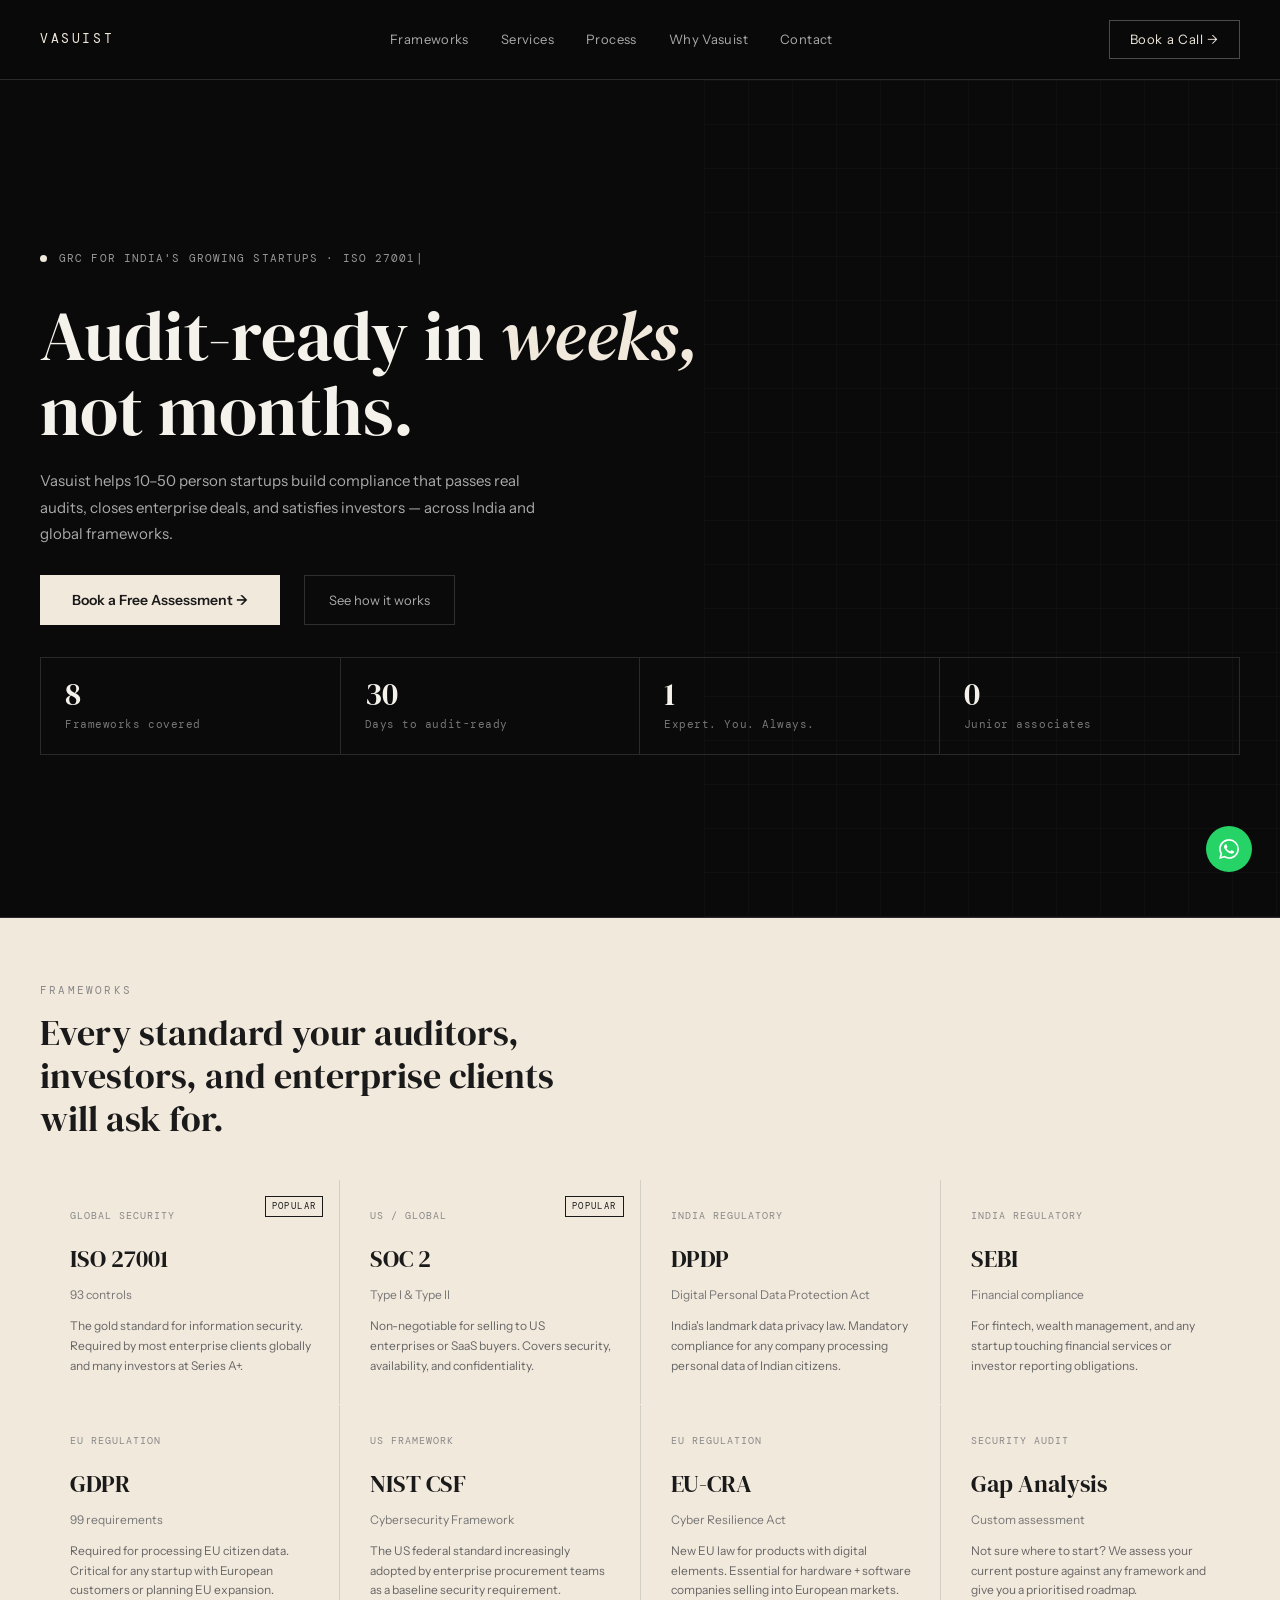
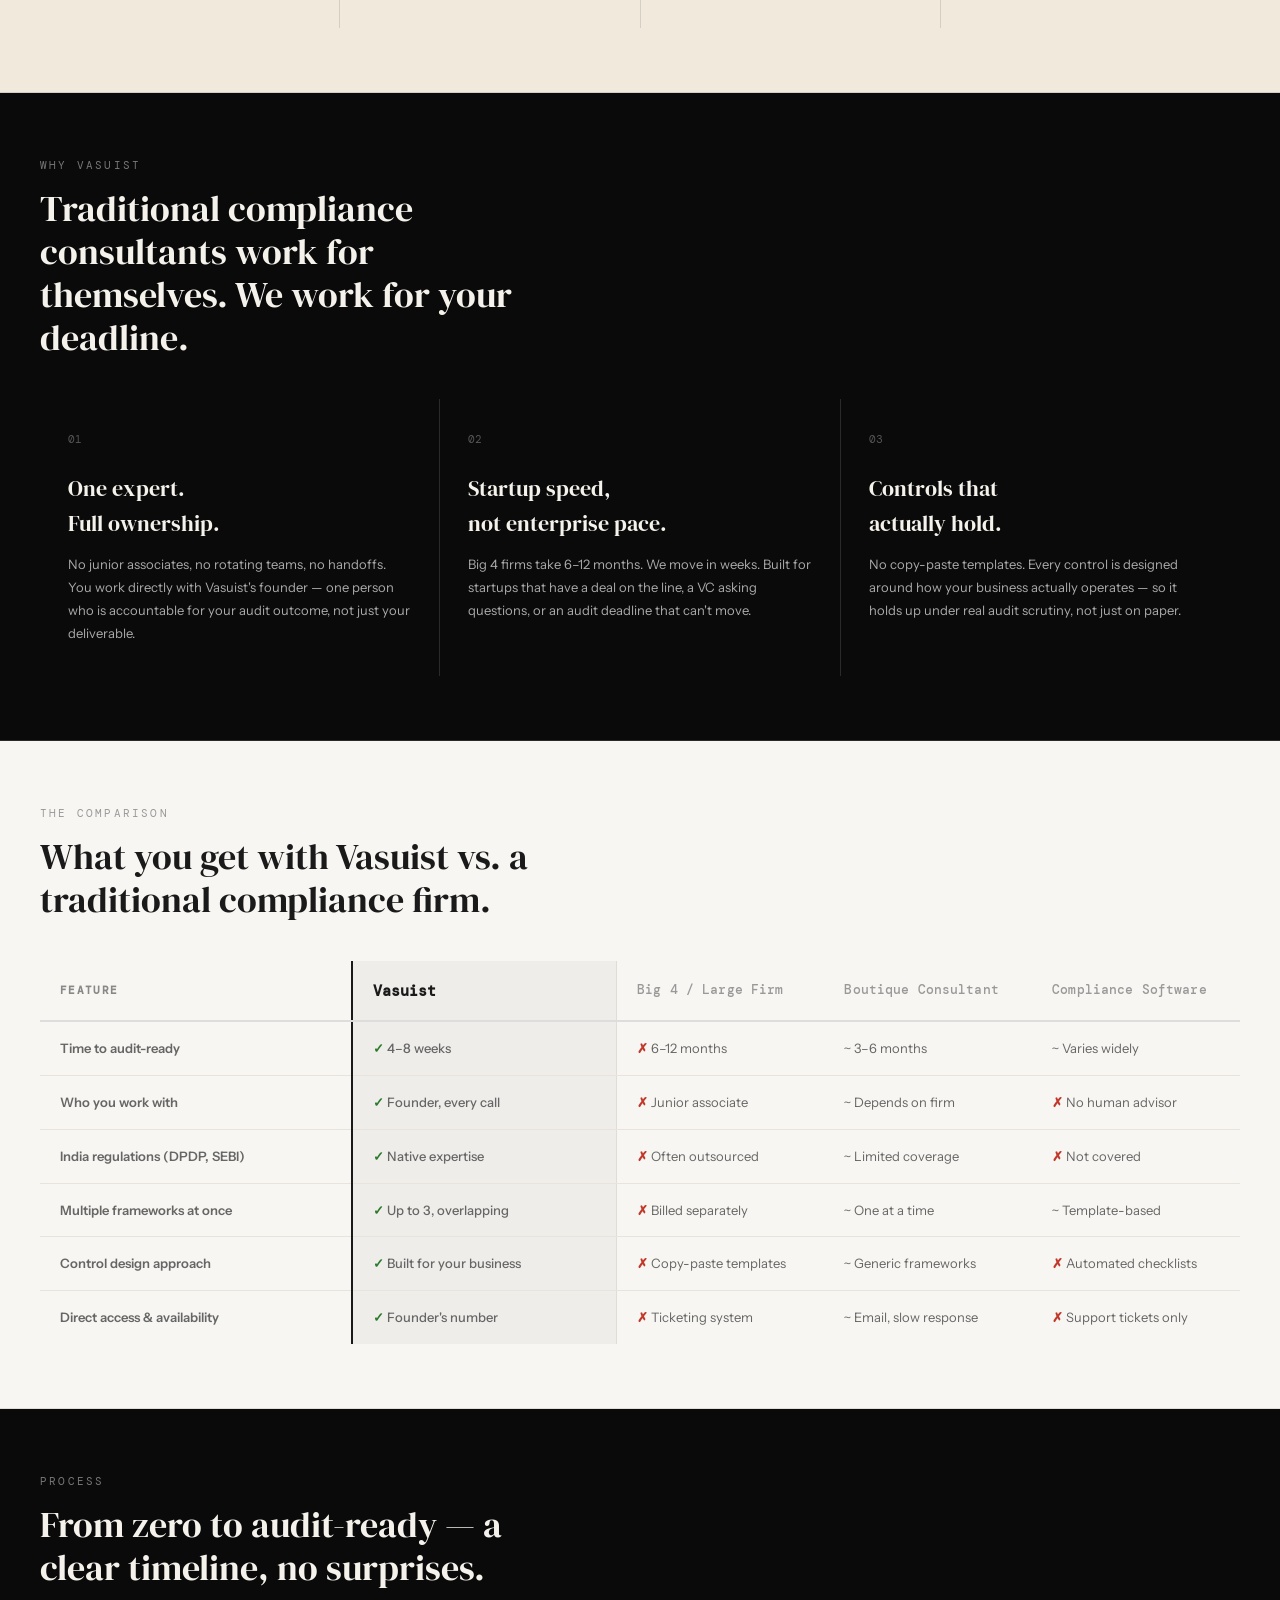
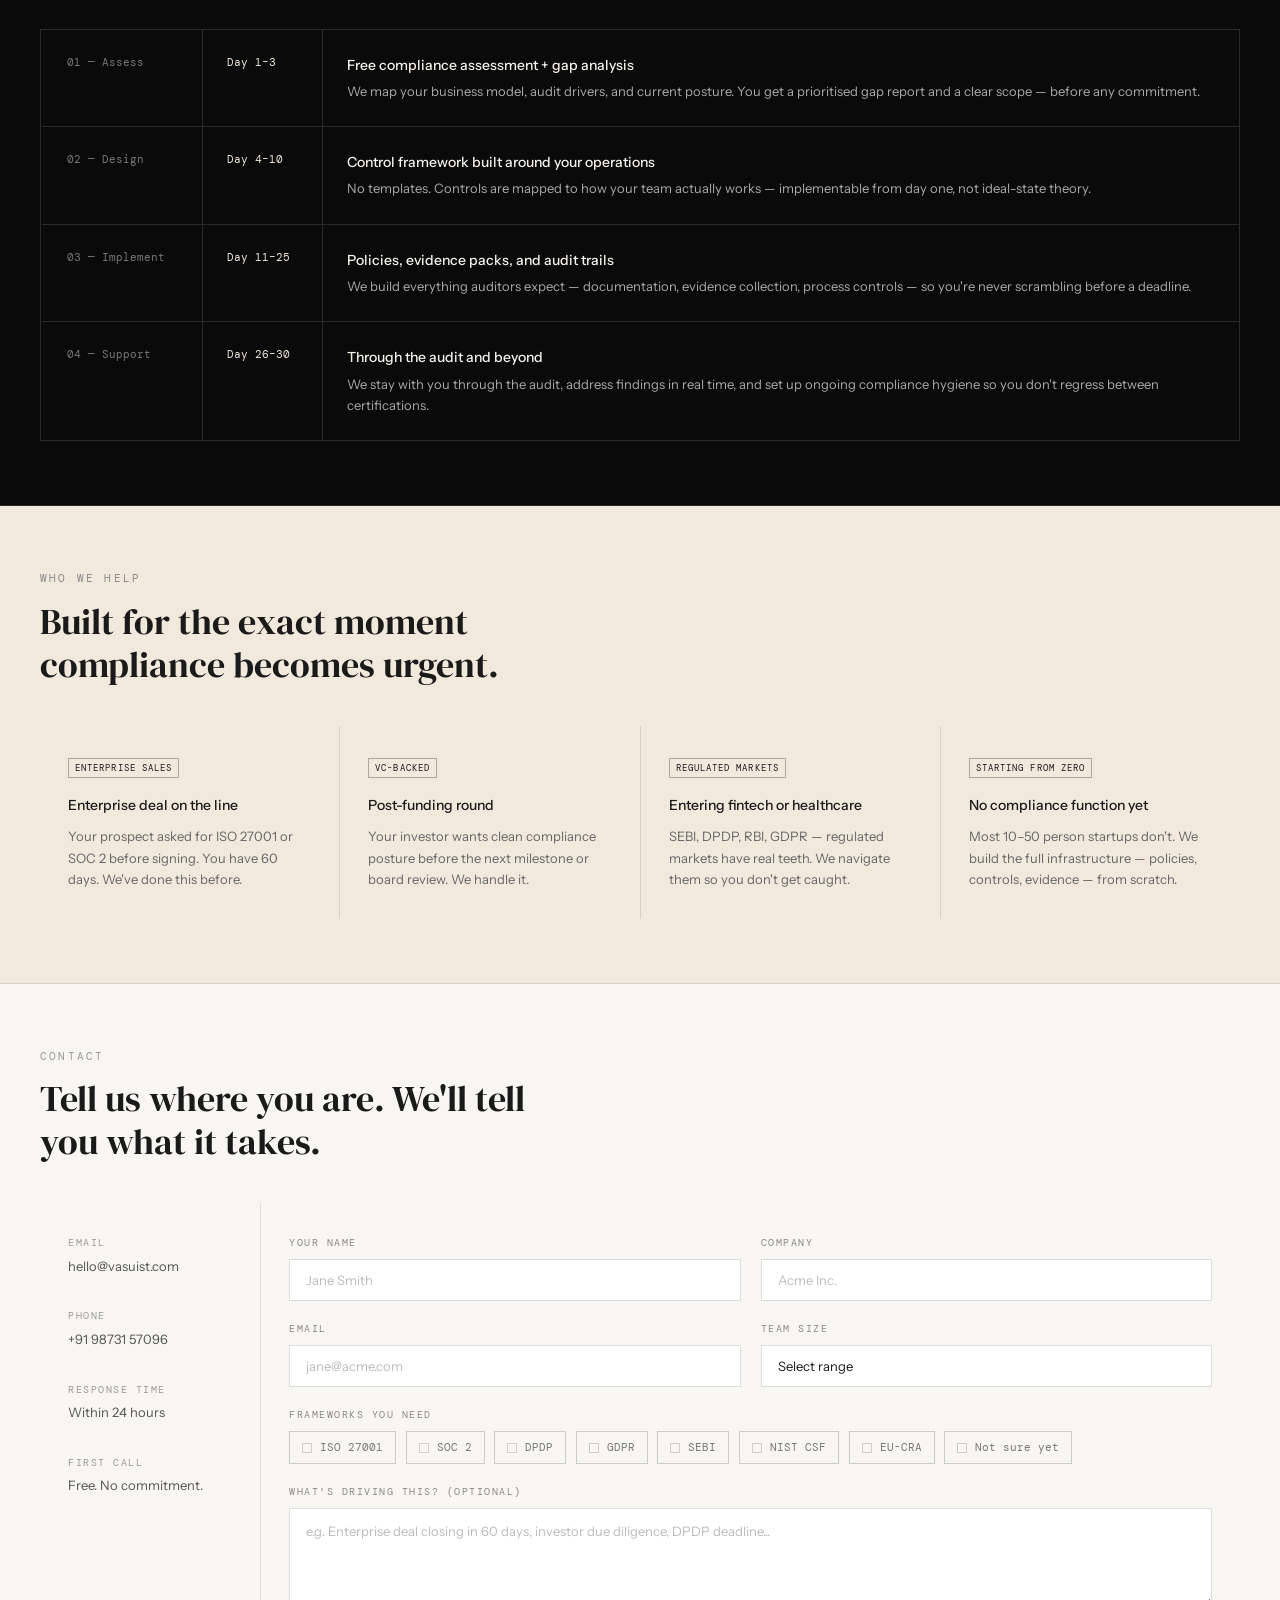
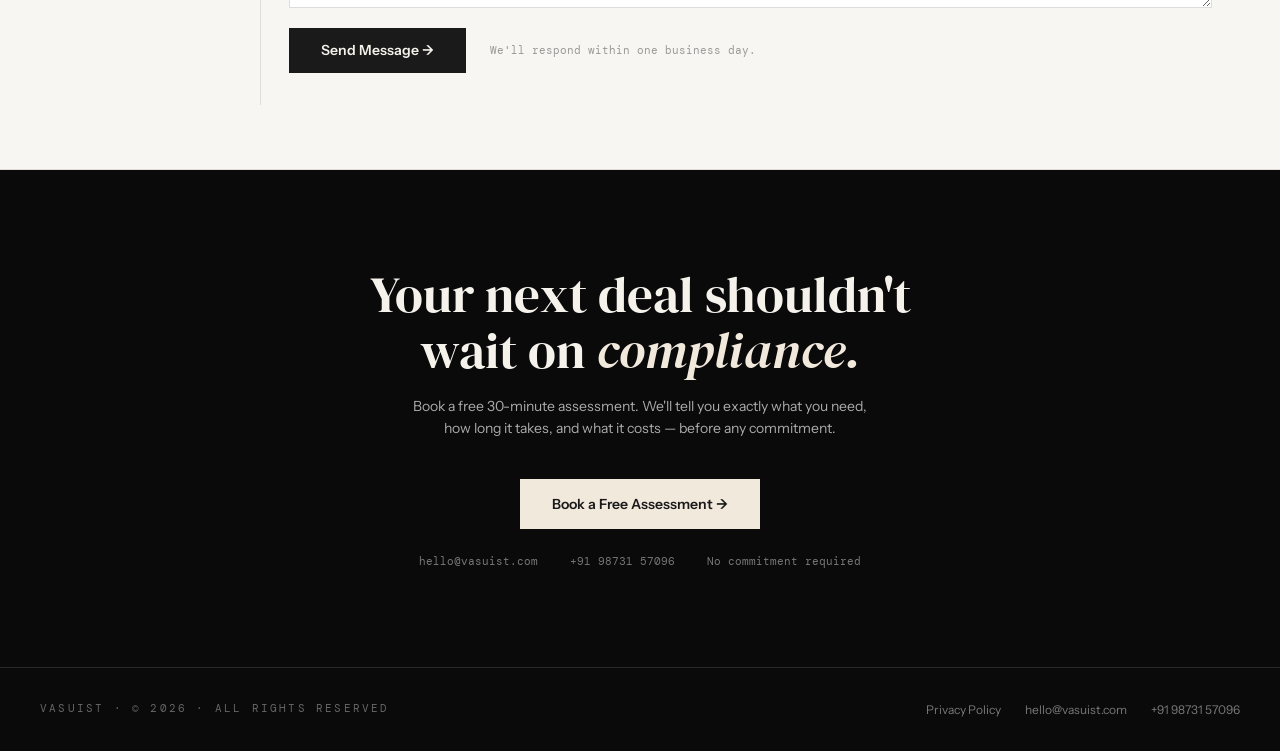
<file: index.html>
<!doctype html>
<html lang="en">
  <head>
    <meta charset="UTF-8" />
    <meta name="viewport" content="width=device-width, initial-scale=1.0" />
    <title>Vasuist — Audit-Ready Security & Compliance</title>
    <meta
      name="description"
      content="Vasuist helps 10–50 person startups become audit-ready, enterprise-trusted, and investor-credible — across ISO 27001, SOC 2, DPDP, SEBI, GDPR, NIST, and EU-CRA."
    />
    <meta property="og:type" content="website" />
    <meta property="og:url" content="https://vasuist.com/" />
    <meta property="og:title" content="Vasuist — Audit-Ready Security & Compliance" />
    <meta property="og:description" content="Vasuist helps 10–50 person startups become audit-ready, enterprise-trusted, and investor-credible — across ISO 27001, SOC 2, DPDP, SEBI, GDPR, NIST, and EU-CRA." />
    <meta property="og:image" content="https://vasuist.com/og-image.jpg" />
    <meta property="og:site_name" content="Vasuist" />
    <meta name="twitter:card" content="summary_large_image" />
    <meta name="twitter:title" content="Vasuist — Audit-Ready Security & Compliance" />
    <meta name="twitter:description" content="Audit-ready in weeks, not months. ISO 27001, SOC 2, DPDP, GDPR and more — for India's growing startups." />
    <meta name="twitter:image" content="https://vasuist.com/og-image.jpg" />
    <link rel="icon" type="image/x-icon" href="/favicon.ico" />
    <link rel="preconnect" href="https://fonts.googleapis.com" />
    <link rel="preconnect" href="https://fonts.gstatic.com" crossorigin />
    <link
      href="https://fonts.googleapis.com/css2?family=DM+Serif+Display:ital@0;1&family=DM+Mono:wght@400;500&family=Instrument+Sans:wght@300;400;500;600&display=swap"
      rel="stylesheet"
    />
    <link rel="stylesheet" href="styles.css" />
  </head>
  <body>
    <!-- NAV -->
    <nav>
      <a href="#" class="nav-logo">VASUIST</a>
      <ul class="nav-links" id="nav-links">
        <li><a href="#frameworks">Frameworks</a></li>
        <li><a href="#services">Services</a></li>
        <li><a href="#process">Process</a></li>
        <li><a href="#why">Why Vasuist</a></li>
        <li><a href="#contact">Contact</a></li>
      </ul>
      <div class="nav-right">
        <a href="#" class="nav-cta em-link" data-u="hello" data-d="vasuist.com">Book a Call &rarr;</a>
        <button class="hamburger" id="hamburger" aria-label="Toggle menu">
          <span></span><span></span><span></span>
        </button>
      </div>
    </nav>
    <!-- MOBILE MENU -->
    <div class="mobile-menu" id="mobile-menu">
      <ul>
        <li><a href="#frameworks">Frameworks</a></li>
        <li><a href="#services">Services</a></li>
        <li><a href="#process">Process</a></li>
        <li><a href="#why">Why Vasuist</a></li>
        <li><a href="#contact">Contact</a></li>
      </ul>
      <a href="#" class="btn-primary em-link mobile-cta" data-u="hello" data-d="vasuist.com">Book a Free Assessment &rarr;</a>
    </div>

    <!-- HERO -->
    <section class="hero" id="home" style="min-height: calc(100vh - 62px); display: flex; flex-direction: column; justify-content: center;">
      <div class="bg-grid"></div>
      <div class="trust-bar reveal">
        <div class="trust-dot"></div>
        <span>GRC FOR INDIA'S GROWING STARTUPS &middot; <span id="typewriter" class="typewriter-text"></span><span class="typewriter-cursor">|</span></span>
      </div>
      <h1 class="reveal reveal-delay-1">Audit-ready in <em>weeks,</em><br />not months.</h1>
      <p class="hero-sub reveal reveal-delay-2">
        Vasuist helps 10&ndash;50 person startups build compliance that passes real
        audits, closes enterprise deals, and satisfies investors &mdash; across India
        and global frameworks.
      </p>
      <div class="hero-actions reveal reveal-delay-3" style="margin-bottom: 2rem;">
        <a href="#" class="btn-primary em-link" data-u="hello" data-d="vasuist.com">Book a Free Assessment &rarr;</a>
        <a href="#process" class="btn-ghost">See how it works</a>
      </div>
      <div class="hero-metrics reveal reveal-delay-4">
        <div class="metric">
          <div class="num" data-count="8">0</div>
          <div class="lbl">Frameworks covered</div>
        </div>
        <div class="metric">
          <div class="num" data-count="30">0</div>
          <div class="lbl">Days to audit-ready</div>
        </div>
        <div class="metric">
          <div class="num" data-count="1">0</div>
          <div class="lbl">Expert. You. Always.</div>
        </div>
        <div class="metric">
          <div class="num" data-count="0">0</div>
          <div class="lbl">Junior associates</div>
        </div>
      </div>
    </section>

    <!-- WHATSAPP FLOAT -->
    <a href="https://wa.me/919873157096" target="_blank" rel="noopener" class="wa-float" aria-label="Chat on WhatsApp">
      <svg width="24" height="24" viewBox="0 0 24 24" fill="currentColor"><path d="M17.472 14.382c-.297-.149-1.758-.867-2.03-.967-.273-.099-.471-.148-.67.15-.197.297-.767.966-.94 1.164-.173.199-.347.223-.644.075-.297-.15-1.255-.463-2.39-1.475-.883-.788-1.48-1.761-1.653-2.059-.173-.297-.018-.458.13-.606.134-.133.298-.347.446-.52.149-.174.198-.298.298-.497.099-.198.05-.371-.025-.52-.075-.149-.669-1.612-.916-2.207-.242-.579-.487-.5-.669-.51-.173-.008-.371-.01-.57-.01-.198 0-.52.074-.792.372-.272.297-1.04 1.016-1.04 2.479 0 1.462 1.065 2.875 1.213 3.074.149.198 2.096 3.2 5.077 4.487.709.306 1.262.489 1.694.625.712.227 1.36.195 1.871.118.571-.085 1.758-.719 2.006-1.413.248-.694.248-1.289.173-1.413-.074-.124-.272-.198-.57-.347m-5.421 7.403h-.004a9.87 9.87 0 01-5.031-1.378l-.361-.214-3.741.982.998-3.648-.235-.374a9.86 9.86 0 01-1.51-5.26c.001-5.45 4.436-9.884 9.888-9.884 2.64 0 5.122 1.03 6.988 2.898a9.825 9.825 0 012.893 6.994c-.003 5.45-4.437 9.884-9.885 9.884m8.413-18.297A11.815 11.815 0 0012.05 0C5.495 0 .16 5.335.157 11.892c0 2.096.547 4.142 1.588 5.945L.057 24l6.305-1.654a11.882 11.882 0 005.683 1.448h.005c6.554 0 11.89-5.335 11.893-11.893a11.821 11.821 0 00-3.48-8.413z"/></svg>
      <span class="wa-label">WhatsApp</span>
    </a>

    <!-- FRAMEWORKS -->
    <section class="section section-cream" id="frameworks">
      <div class="section-header reveal">
        <div>
          <div class="sec-label">Frameworks</div>
          <div class="sec-title">
            Every standard your auditors, investors, and enterprise clients will
            ask for.
          </div>
        </div>
      </div>
      <div class="frameworks-grid reveal-grid">
        <div class="fw-card featured">
          <div class="fw-tag">GLOBAL SECURITY</div>
          <h3>ISO 27001</h3>
          <div class="controls">93 controls</div>
          <p>
            The gold standard for information security. Required by most
            enterprise clients globally and many investors at Series A+.
          </p>
        </div>
        <div class="fw-card featured">
          <div class="fw-tag">US / GLOBAL</div>
          <h3>SOC 2</h3>
          <div class="controls">Type I &amp; Type II</div>
          <p>
            Non-negotiable for selling to US enterprises or SaaS buyers. Covers
            security, availability, and confidentiality.
          </p>
        </div>
        <div class="fw-card">
          <div class="fw-tag">INDIA REGULATORY</div>
          <h3>DPDP</h3>
          <div class="controls">Digital Personal Data Protection Act</div>
          <p>
            India's landmark data privacy law. Mandatory compliance for any
            company processing personal data of Indian citizens.
          </p>
        </div>
        <div class="fw-card">
          <div class="fw-tag">INDIA REGULATORY</div>
          <h3>SEBI</h3>
          <div class="controls">Financial compliance</div>
          <p>
            For fintech, wealth management, and any startup touching financial
            services or investor reporting obligations.
          </p>
        </div>
      </div>
      <div class="fw-row reveal-grid">
        <div class="fw-card">
          <div class="fw-tag">EU REGULATION</div>
          <h3>GDPR</h3>
          <div class="controls">99 requirements</div>
          <p>
            Required for processing EU citizen data. Critical for any startup
            with European customers or planning EU expansion.
          </p>
        </div>
        <div class="fw-card">
          <div class="fw-tag">US FRAMEWORK</div>
          <h3>NIST CSF</h3>
          <div class="controls">Cybersecurity Framework</div>
          <p>
            The US federal standard increasingly adopted by enterprise
            procurement teams as a baseline security requirement.
          </p>
        </div>
        <div class="fw-card">
          <div class="fw-tag">EU REGULATION</div>
          <h3>EU-CRA</h3>
          <div class="controls">Cyber Resilience Act</div>
          <p>
            New EU law for products with digital elements. Essential for
            hardware + software companies selling into European markets.
          </p>
        </div>
        <div class="fw-card">
          <div class="fw-tag">SECURITY AUDIT</div>
          <h3>Gap Analysis</h3>
          <div class="controls">Custom assessment</div>
          <p>
            Not sure where to start? We assess your current posture against any
            framework and give you a prioritised roadmap.
          </p>
        </div>
      </div>
    </section>

    <!-- WHY VASUIST -->
    <section class="section" id="why">
      <div class="section-header reveal">
        <div>
          <div class="sec-label">Why Vasuist</div>
          <div class="sec-title">
            Traditional compliance consultants work for themselves. We work for
            your deadline.
          </div>
        </div>
      </div>
      <div class="why-grid reveal-grid">
        <div class="why-card">
          <div class="why-num">01</div>
          <h3>One expert.<br />Full ownership.</h3>
          <p>
            No junior associates, no rotating teams, no handoffs. You work
            directly with Vasuist's founder — one person who is accountable for
            your audit outcome, not just your deliverable.
          </p>
        </div>
        <div class="why-card">
          <div class="why-num">02</div>
          <h3>Startup speed,<br />not enterprise pace.</h3>
          <p>
            Big 4 firms take 6–12 months. We move in weeks. Built for startups
            that have a deal on the line, a VC asking questions, or an audit
            deadline that can't move.
          </p>
        </div>
        <div class="why-card">
          <div class="why-num">03</div>
          <h3>Controls that<br />actually hold.</h3>
          <p>
            No copy-paste templates. Every control is designed around how your
            business actually operates — so it holds up under real audit
            scrutiny, not just on paper.
          </p>
        </div>
      </div>
    </section>

    <!-- COMPARISON -->
    <section class="section section-light" id="services">
      <div class="section-header reveal">
        <div>
          <div class="sec-label">The Comparison</div>
          <div class="sec-title">
            What you get with Vasuist vs. a traditional compliance firm.
          </div>
        </div>
      </div>
      <table class="compare-table compare-table-v2 reveal">
        <thead>
          <tr>
            <th class="ct-feature">Feature</th>
            <th class="ct-us">Vasuist</th>
            <th class="ct-them">Big 4 / Large Firm</th>
            <th class="ct-them">Boutique Consultant</th>
            <th class="ct-them">Compliance Software</th>
          </tr>
        </thead>
        <tbody>
          <tr>
            <td class="ct-label">Time to audit-ready</td>
            <td class="ct-us-val ct-good">&#10003; 4–8 weeks</td>
            <td class="ct-them-val ct-bad">&#10007; 6–12 months</td>
            <td class="ct-them-val ct-mid">~ 3–6 months</td>
            <td class="ct-them-val ct-mid">~ Varies widely</td>
          </tr>
          <tr>
            <td class="ct-label">Who you work with</td>
            <td class="ct-us-val ct-good">&#10003; Founder, every call</td>
            <td class="ct-them-val ct-bad">&#10007; Junior associate</td>
            <td class="ct-them-val ct-mid">~ Depends on firm</td>
            <td class="ct-them-val ct-bad">&#10007; No human advisor</td>
          </tr>
          <tr>
            <td class="ct-label">India regulations (DPDP, SEBI)</td>
            <td class="ct-us-val ct-good">&#10003; Native expertise</td>
            <td class="ct-them-val ct-bad">&#10007; Often outsourced</td>
            <td class="ct-them-val ct-mid">~ Limited coverage</td>
            <td class="ct-them-val ct-bad">&#10007; Not covered</td>
          </tr>
          <tr>
            <td class="ct-label">Multiple frameworks at once</td>
            <td class="ct-us-val ct-good">&#10003; Up to 3, overlapping</td>
            <td class="ct-them-val ct-bad">&#10007; Billed separately</td>
            <td class="ct-them-val ct-mid">~ One at a time</td>
            <td class="ct-them-val ct-mid">~ Template-based</td>
          </tr>
          <tr>
            <td class="ct-label">Control design approach</td>
            <td class="ct-us-val ct-good">&#10003; Built for your business</td>
            <td class="ct-them-val ct-bad">&#10007; Copy-paste templates</td>
            <td class="ct-them-val ct-mid">~ Generic frameworks</td>
            <td class="ct-them-val ct-bad">&#10007; Automated checklists</td>
          </tr>
          <tr>
            <td class="ct-label">Direct access &amp; availability</td>
            <td class="ct-us-val ct-good">&#10003; Founder's number</td>
            <td class="ct-them-val ct-bad">&#10007; Ticketing system</td>
            <td class="ct-them-val ct-mid">~ Email, slow response</td>
            <td class="ct-them-val ct-bad">&#10007; Support tickets only</td>
          </tr>
        </tbody>
      </table>
    </section>

    <!-- PROCESS -->
    <section class="section" id="process">
      <div class="section-header reveal">
        <div>
          <div class="sec-label">Process</div>
          <div class="sec-title">
            From zero to audit-ready — a clear timeline, no surprises.
          </div>
        </div>
      </div>
      <div class="process-rows reveal-stagger">
        <div class="proc-row">
          <div class="proc-step">01 — Assess</div>
          <div class="proc-time">Day 1–3</div>
          <div class="proc-content">
            <h4>Free compliance assessment + gap analysis</h4>
            <p>
              We map your business model, audit drivers, and current posture.
              You get a prioritised gap report and a clear scope — before any
              commitment.
            </p>
          </div>
        </div>
        <div class="proc-row">
          <div class="proc-step">02 — Design</div>
          <div class="proc-time">Day 4–10</div>
          <div class="proc-content">
            <h4>Control framework built around your operations</h4>
            <p>
              No templates. Controls are mapped to how your team actually works
              — implementable from day one, not ideal-state theory.
            </p>
          </div>
        </div>
        <div class="proc-row">
          <div class="proc-step">03 — Implement</div>
          <div class="proc-time">Day 11–25</div>
          <div class="proc-content">
            <h4>Policies, evidence packs, and audit trails</h4>
            <p>
              We build everything auditors expect — documentation, evidence
              collection, process controls — so you're never scrambling before a
              deadline.
            </p>
          </div>
        </div>
        <div class="proc-row">
          <div class="proc-step">04 — Support</div>
          <div class="proc-time">Day 26–30</div>
          <div class="proc-content">
            <h4>Through the audit and beyond</h4>
            <p>
              We stay with you through the audit, address findings in real time,
              and set up ongoing compliance hygiene so you don't regress between
              certifications.
            </p>
          </div>
        </div>
      </div>
    </section>

    <!-- WHO WE HELP -->
    <section class="section section-cream">
      <div class="section-header reveal">
        <div>
          <div class="sec-label">Who we help</div>
          <div class="sec-title">
            Built for the exact moment compliance becomes urgent.
          </div>
        </div>
      </div>
      <div class="who-grid reveal-grid">
        <div class="who-card">
          <div class="who-tag">ENTERPRISE SALES</div>
          <h4>Enterprise deal on the line</h4>
          <p>
            Your prospect asked for ISO 27001 or SOC 2 before signing. You have
            60 days. We've done this before.
          </p>
        </div>
        <div class="who-card">
          <div class="who-tag">VC-BACKED</div>
          <h4>Post-funding round</h4>
          <p>
            Your investor wants clean compliance posture before the next
            milestone or board review. We handle it.
          </p>
        </div>
        <div class="who-card">
          <div class="who-tag">REGULATED MARKETS</div>
          <h4>Entering fintech or healthcare</h4>
          <p>
            SEBI, DPDP, RBI, GDPR — regulated markets have real teeth. We
            navigate them so you don't get caught.
          </p>
        </div>
        <div class="who-card">
          <div class="who-tag">STARTING FROM ZERO</div>
          <h4>No compliance function yet</h4>
          <p>
            Most 10–50 person startups don't. We build the full infrastructure —
            policies, controls, evidence — from scratch.
          </p>
        </div>
      </div>
    </section>

    <!-- CONTACT FORM -->
    <section class="section section-light" id="contact">
      <div class="section-header reveal">
        <div>
          <div class="sec-label">Contact</div>
          <div class="sec-title">
            Tell us where you are. We'll tell you what it takes.
          </div>
        </div>
      </div>
      <div class="contact-layout reveal">
        <div class="contact-meta">
          <div class="contact-meta-item">
            <div class="contact-meta-label">EMAIL</div>
            <div class="contact-meta-value"><a href="#" class="em-link" data-u="hello" data-d="vasuist.com">hello&#64;vasuist.com</a></div>
          </div>
          <div class="contact-meta-item">
            <div class="contact-meta-label">PHONE</div>
            <div class="contact-meta-value">+91 98731 57096</div>
          </div>
          <div class="contact-meta-item">
            <div class="contact-meta-label">RESPONSE TIME</div>
            <div class="contact-meta-value">Within 24 hours</div>
          </div>
          <div class="contact-meta-item">
            <div class="contact-meta-label">FIRST CALL</div>
            <div class="contact-meta-value">Free. No commitment.</div>
          </div>
        </div>
        <form class="contact-form" onsubmit="handleFormSubmit(event)">
          <div class="form-row">
            <div class="form-field">
              <label class="form-label" for="cf-name">YOUR NAME</label>
              <input class="form-input" type="text" id="cf-name" name="name" placeholder="Jane Smith" required />
            </div>
            <div class="form-field">
              <label class="form-label" for="cf-company">COMPANY</label>
              <input class="form-input" type="text" id="cf-company" name="company" placeholder="Acme Inc." required />
            </div>
          </div>
          <div class="form-row">
            <div class="form-field">
              <label class="form-label" for="cf-email">EMAIL</label>
              <input class="form-input" type="email" id="cf-email" name="email" placeholder="jane@acme.com" required />
            </div>
            <div class="form-field">
              <label class="form-label" for="cf-size">TEAM SIZE</label>
              <select class="form-input form-select" id="cf-size" name="size">
                <option value="" disabled selected>Select range</option>
                <option value="1-10">1–10 people</option>
                <option value="11-25">11–25 people</option>
                <option value="26-50">26–50 people</option>
                <option value="50+">50+ people</option>
              </select>
            </div>
          </div>
          <div class="form-field">
            <label class="form-label">FRAMEWORKS YOU NEED</label>
            <div class="form-checkboxes">
              <label class="form-checkbox"><input type="checkbox" name="fw" value="iso27001" /><span>ISO 27001</span></label>
              <label class="form-checkbox"><input type="checkbox" name="fw" value="soc2" /><span>SOC 2</span></label>
              <label class="form-checkbox"><input type="checkbox" name="fw" value="dpdp" /><span>DPDP</span></label>
              <label class="form-checkbox"><input type="checkbox" name="fw" value="gdpr" /><span>GDPR</span></label>
              <label class="form-checkbox"><input type="checkbox" name="fw" value="sebi" /><span>SEBI</span></label>
              <label class="form-checkbox"><input type="checkbox" name="fw" value="nist" /><span>NIST CSF</span></label>
              <label class="form-checkbox"><input type="checkbox" name="fw" value="eucra" /><span>EU-CRA</span></label>
              <label class="form-checkbox"><input type="checkbox" name="fw" value="unsure" /><span>Not sure yet</span></label>
            </div>
          </div>
          <div class="form-field">
            <label class="form-label" for="cf-message">WHAT'S DRIVING THIS? (OPTIONAL)</label>
            <textarea class="form-input form-textarea" id="cf-message" name="message" placeholder="e.g. Enterprise deal closing in 60 days, investor due diligence, DPDP deadline..."></textarea>
          </div>
          <div class="form-footer">
            <button type="submit" class="btn-primary form-submit">Send Message →</button>
            <span class="form-note">We'll respond within one business day.</span>
          </div>
          <div class="form-error" id="form-error"></div>
          <div class="form-success" id="form-success">
            <div class="form-success-icon">✓</div>
            <div>
              <div class="form-success-title">Message received.</div>
              <div class="form-success-sub">Expect a reply within 24 hours.</div>
            </div>
          </div>
        </form>
      </div>
    </section>

    <!-- CTA -->
    <section class="cta-block reveal">
      <h2>Your next deal shouldn't<br />wait on <em>compliance.</em></h2>
      <p>
        Book a free 30-minute assessment. We'll tell you exactly what you need,
        how long it takes, and what it costs — before any commitment.
      </p>
      <a href="#" class="btn-primary em-link" data-u="hello" data-d="vasuist.com">Book a Free Assessment →</a>
      <div class="cta-meta">
        <span><a href="#" class="em-link" data-u="hello" data-d="vasuist.com">hello&#64;vasuist.com</a></span>
        <span>+91 98731 57096</span>
        <span>No commitment required</span>
      </div>
    </section>

    <!-- FOOTER -->
    <footer>
      <span class="footer-logo">VASUIST · © 2026 · ALL RIGHTS RESERVED</span>
      <div class="footer-links">
        <a href="/privacy.html">Privacy Policy</a>
        <a href="#" class="em-link" data-u="hello" data-d="vasuist.com">hello&#64;vasuist.com</a>
        <a href="tel:+919873157096">+91 98731 57096</a>
      </div>
    </footer>

    <script>
    // ── EMAIL ASSEMBLY ──
    document.querySelectorAll('.em-link').forEach(function(el) {
      var addr = el.getAttribute('data-u') + '@' + el.getAttribute('data-d');
      el.href = 'mail' + 'to:' + addr;
    });

    // ── HAMBURGER MENU ──
    const hamburger = document.getElementById('hamburger');
    const mobileMenu = document.getElementById('mobile-menu');
    hamburger.addEventListener('click', function() {
      hamburger.classList.toggle('open');
      mobileMenu.classList.toggle('open');
    });
    // Close on link click
    mobileMenu.querySelectorAll('a').forEach(function(a) {
      a.addEventListener('click', function() {
        hamburger.classList.remove('open');
        mobileMenu.classList.remove('open');
      });
    });

    // ── TYPEWRITER ──
    const words = ['ISO 27001', 'SOC 2', 'DPDP', 'GDPR', 'SEBI', 'NIST CSF', 'EU-CRA'];
    let wi = 0, ci = 0, deleting = false;
    const tw = document.getElementById('typewriter');
    function typeLoop() {
      const word = words[wi];
      if (!deleting) {
        tw.textContent = word.slice(0, ci + 1);
        ci++;
        if (ci === word.length) { deleting = true; setTimeout(typeLoop, 1600); return; }
        setTimeout(typeLoop, 90);
      } else {
        tw.textContent = word.slice(0, ci - 1);
        ci--;
        if (ci === 0) { deleting = false; wi = (wi + 1) % words.length; setTimeout(typeLoop, 300); return; }
        setTimeout(typeLoop, 50);
      }
    }
    setTimeout(typeLoop, 800);

    // ── SCROLL REVEAL ──
    const revealObserver = new IntersectionObserver(function(entries) {
      entries.forEach(function(entry) {
        if (entry.isIntersecting) {
          entry.target.classList.add('revealed');
          revealObserver.unobserve(entry.target);
        }
      });
    }, { threshold: 0.1, rootMargin: '0px 0px -60px 0px' });

    document.querySelectorAll('.reveal, .reveal-grid, .reveal-stagger, .section-header').forEach(function(el) {
      revealObserver.observe(el);
    });

    // Stagger children of reveal-grid
    document.querySelectorAll('.reveal-grid').forEach(function(grid) {
      Array.from(grid.children).forEach(function(child, i) {
        child.style.transitionDelay = (i * 0.08) + 's';
        child.classList.add('reveal-child');
      });
    });

    // Stagger process rows
    document.querySelectorAll('.reveal-stagger .proc-row').forEach(function(row, i) {
      row.style.transitionDelay = (i * 0.1) + 's';
      row.classList.add('reveal-child');
    });

    // ── COUNTER ANIMATION ──
    const counterObserver = new IntersectionObserver(function(entries) {
      entries.forEach(function(entry) {
        if (entry.isIntersecting) {
          const el = entry.target;
          const target = parseInt(el.getAttribute('data-count'));
          if (target === 0) { el.textContent = '0'; counterObserver.unobserve(el); return; }
          let current = 0;
          const duration = 1200;
          const step = Math.ceil(target / (duration / 16));
          const timer = setInterval(function() {
            current = Math.min(current + step, target);
            el.textContent = current;
            if (current >= target) clearInterval(timer);
          }, 16);
          counterObserver.unobserve(el);
        }
      });
    }, { threshold: 0.5 });
    document.querySelectorAll('.num[data-count]').forEach(function(el) {
      counterObserver.observe(el);
    });

    // ── ACTIVE NAV ON SCROLL ──
    const sections = document.querySelectorAll('section[id]');
    const navLinks = document.querySelectorAll('.nav-links a, .mobile-menu a');
    const navObserver = new IntersectionObserver(function(entries) {
      entries.forEach(function(entry) {
        if (entry.isIntersecting) {
          navLinks.forEach(function(a) {
            a.classList.remove('active');
            if (a.getAttribute('href') === '#' + entry.target.id) a.classList.add('active');
          });
        }
      });
    }, { threshold: 0.3 });
    sections.forEach(function(s) { navObserver.observe(s); });

    // ── FORM SUBMIT ──
    async function handleFormSubmit(e) {
      e.preventDefault();
      const form     = e.target;
      const btn      = form.querySelector('.form-submit');
      const footer   = form.querySelector('.form-footer');
      const success  = document.getElementById('form-success');
      const errorBox = document.getElementById('form-error');
      btn.disabled    = true;
      btn.textContent = 'Sending…';
      errorBox.style.display = 'none';
      try {
        const res  = await fetch('contact.php', { method: 'POST', body: new FormData(form) });
        const json = await res.json();
        if (json.success) {
          footer.style.display  = 'none';
          success.style.display = 'flex';
        } else {
          errorBox.textContent   = json.message || 'Something went wrong. Please try again.';
          errorBox.style.display = 'block';
          btn.disabled           = false;
          btn.textContent        = 'Send Message →';
        }
      } catch (err) {
        errorBox.textContent   = 'Could not send. Please email us directly at hello@vasuist.com';
        errorBox.style.display = 'block';
        btn.disabled           = false;
        btn.textContent        = 'Send Message →';
      }
    }
    </script>
  </body>
</html>
</file>
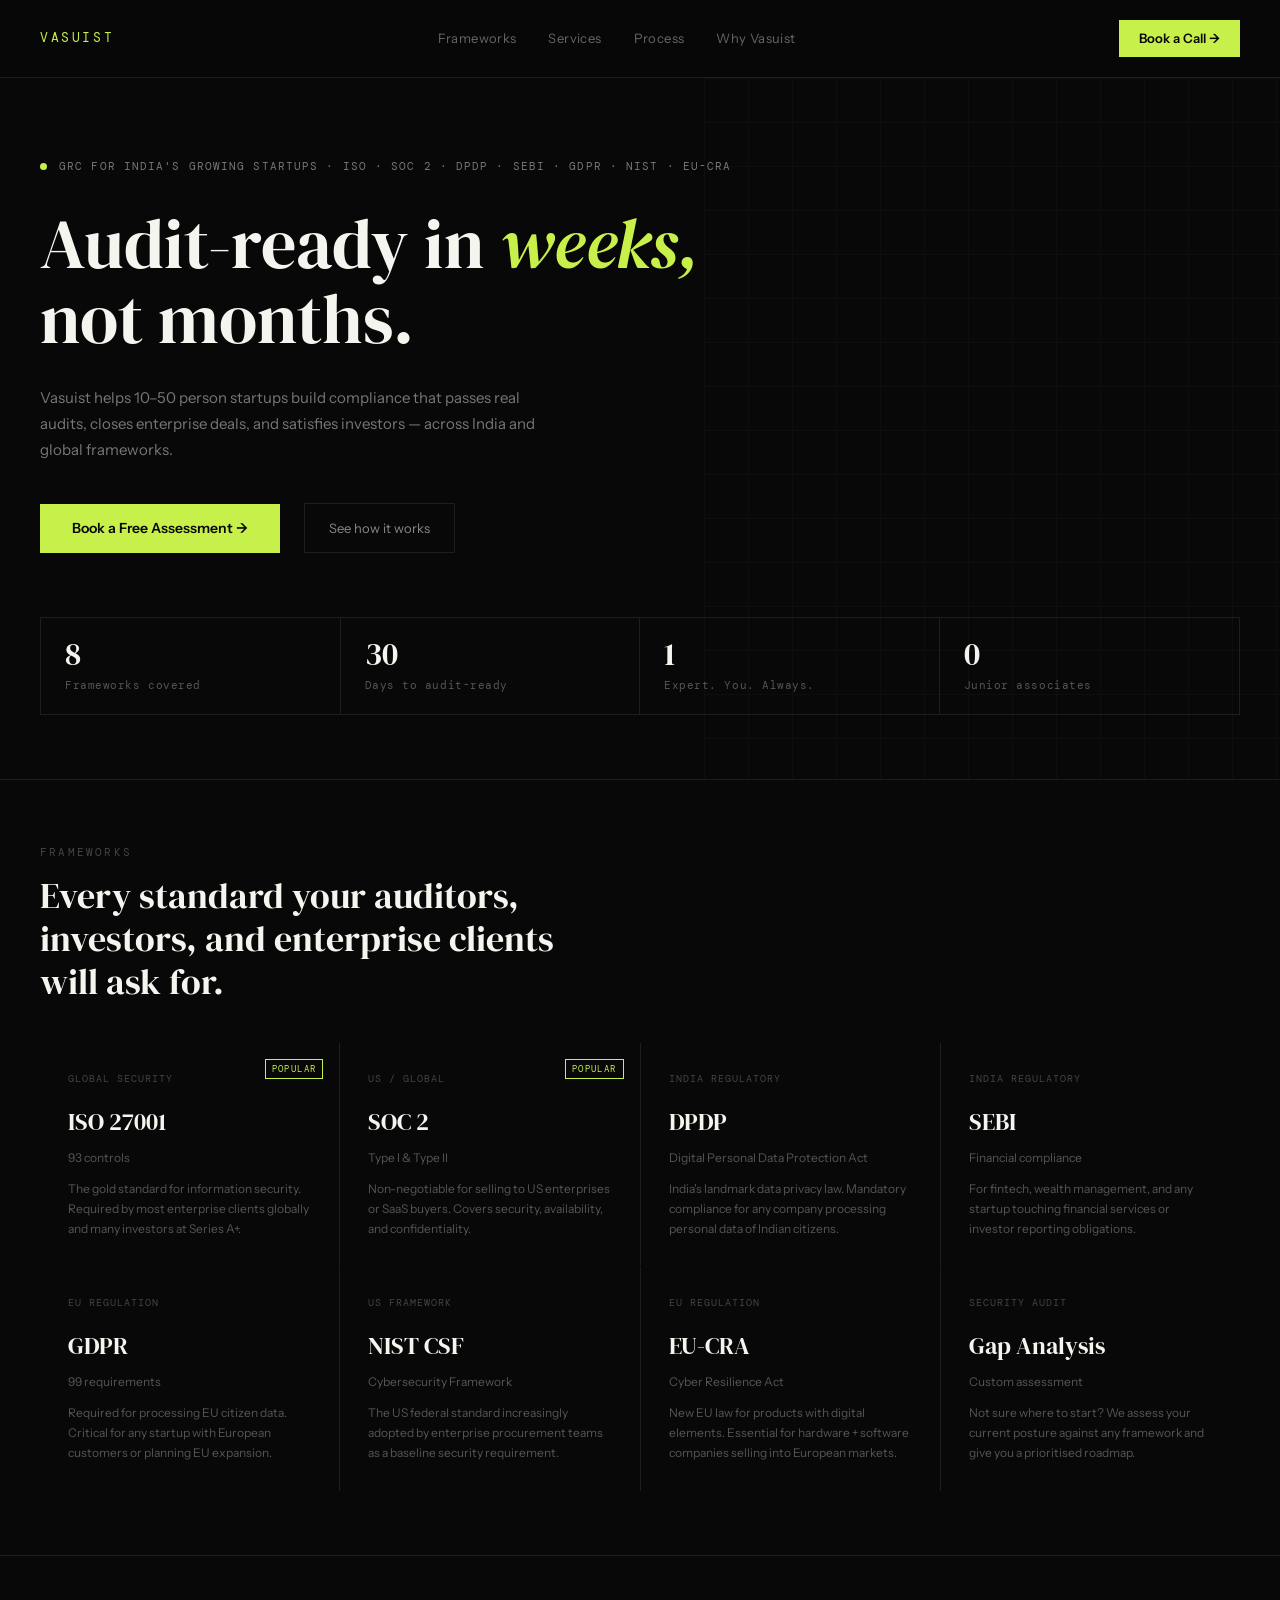
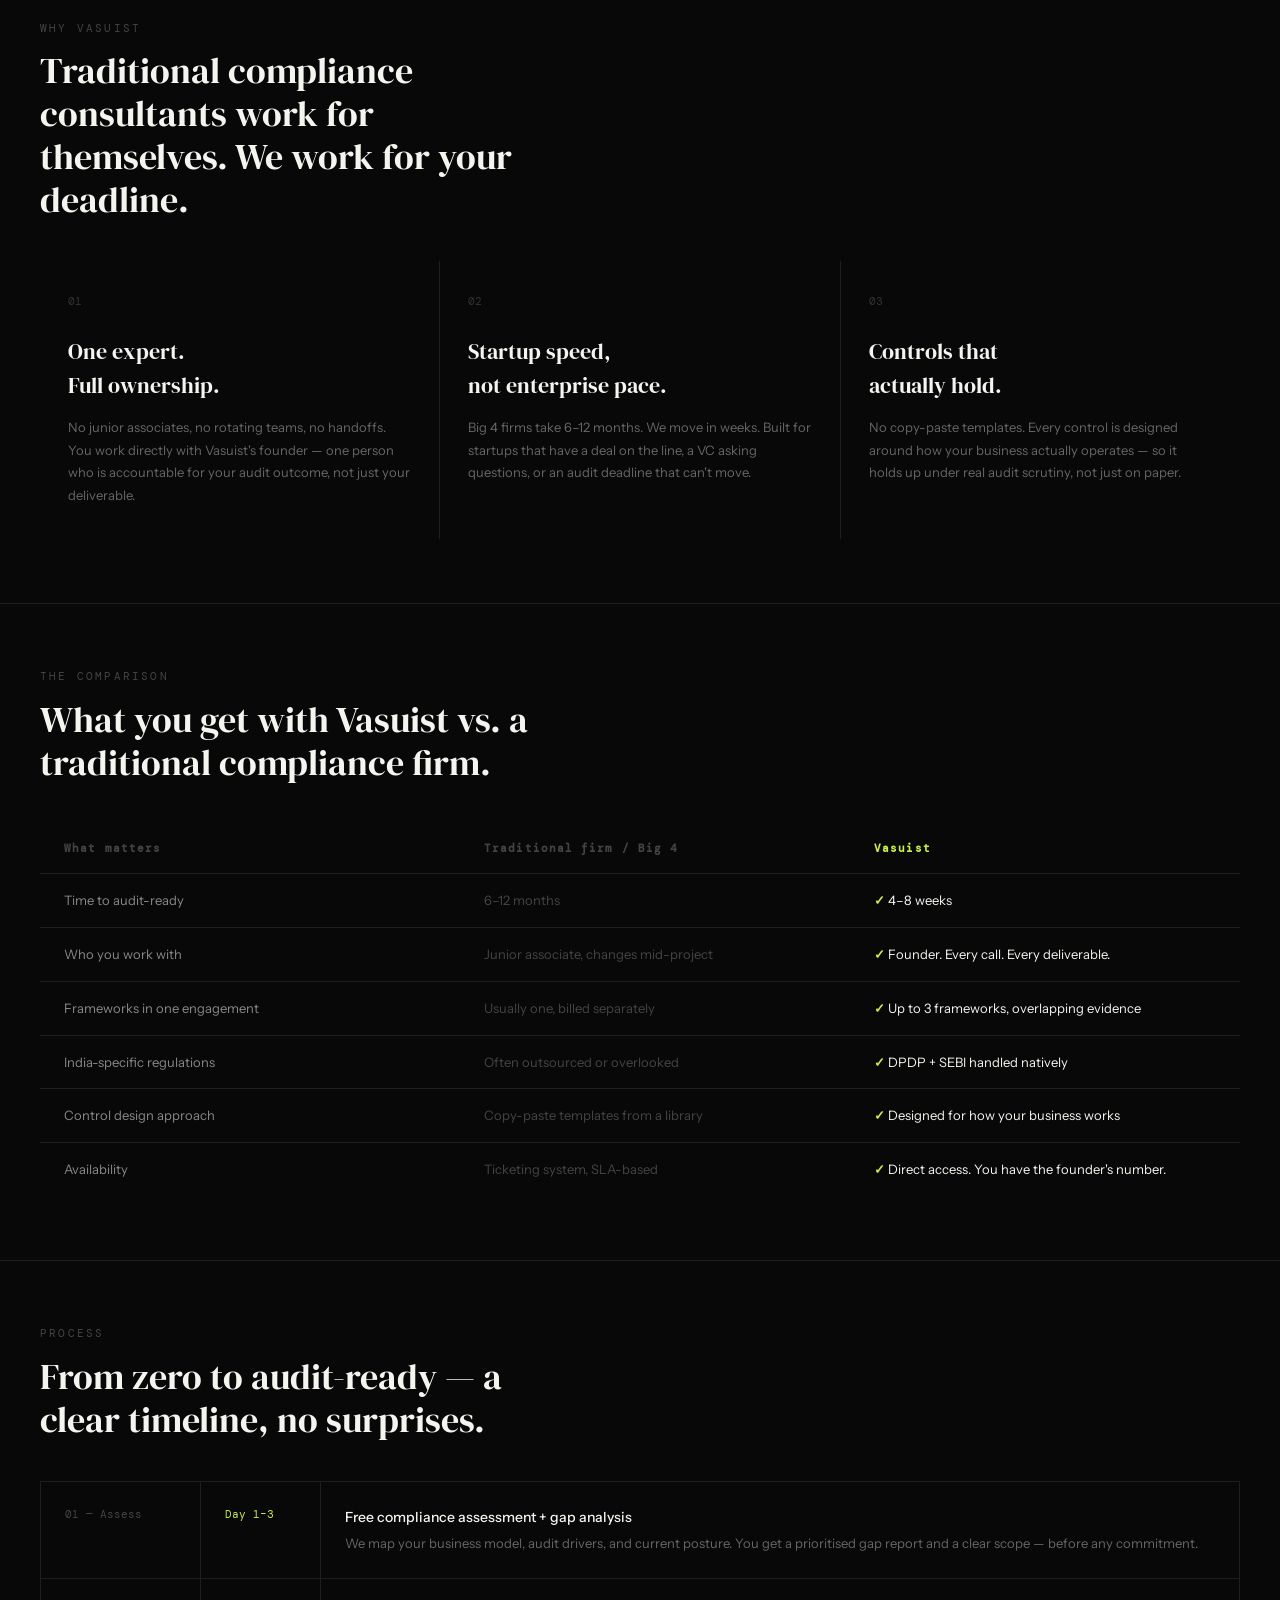
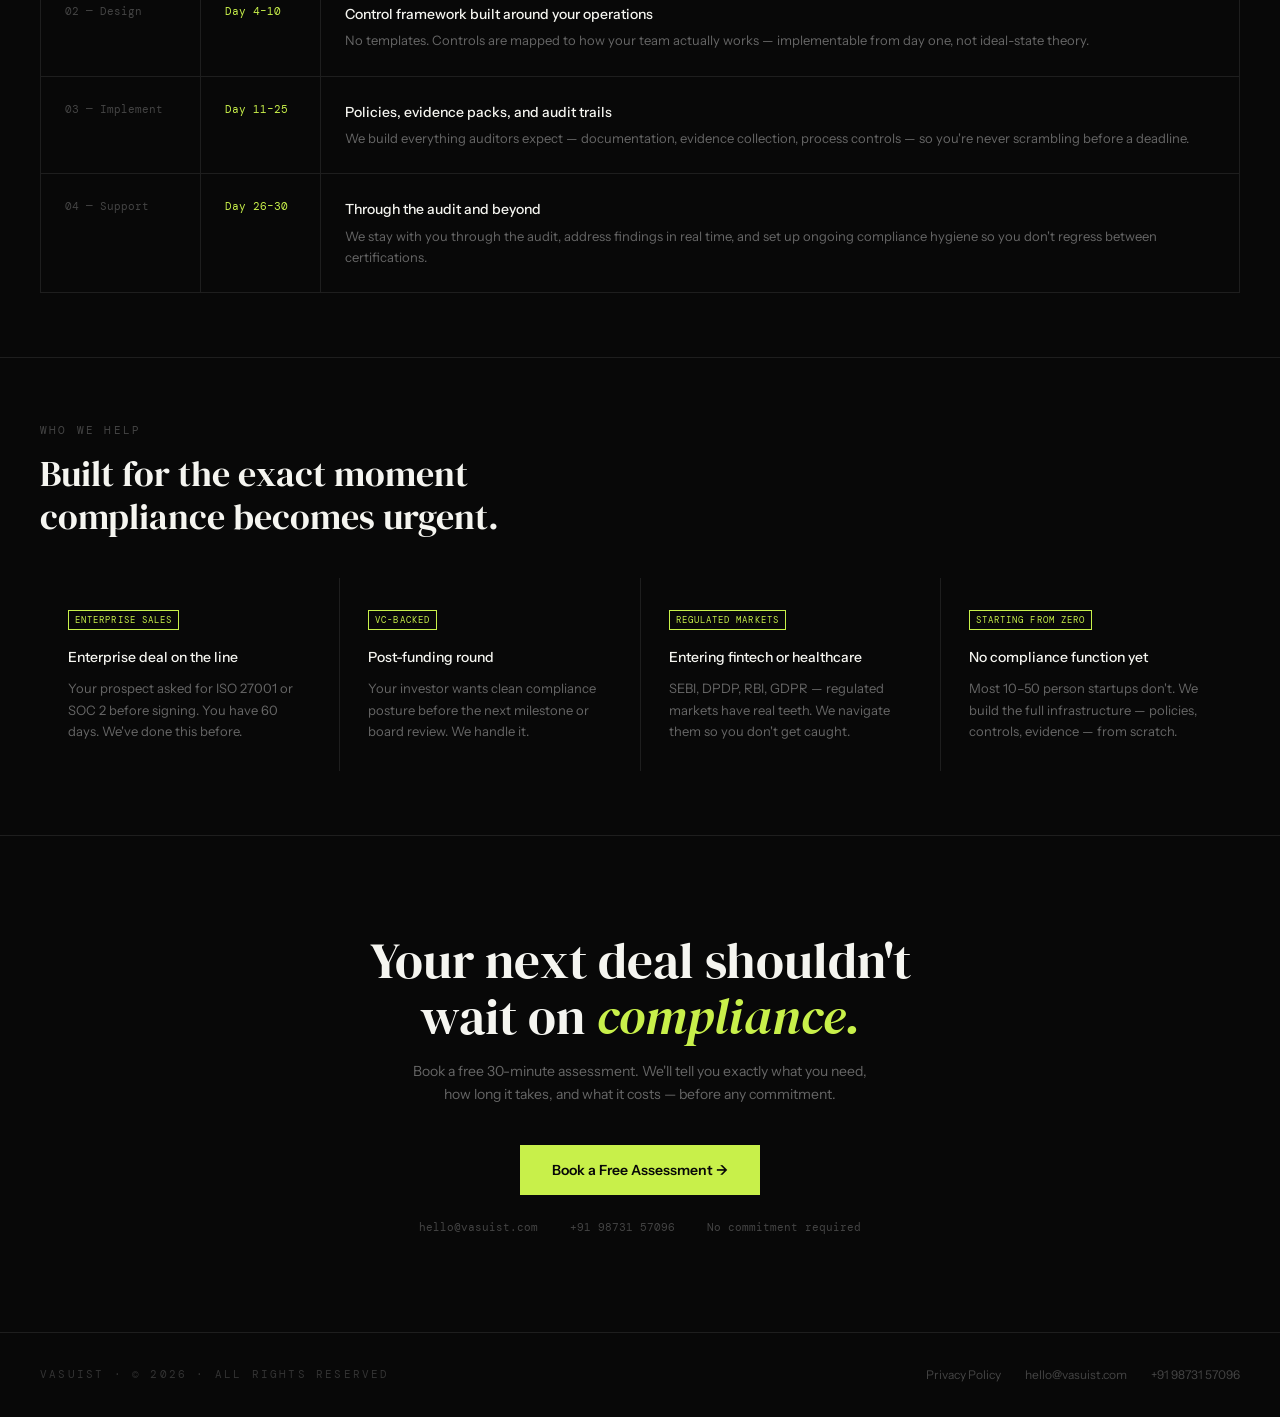
<file: index1.html>
<!doctype html>
<html lang="en">
  <head>
    <meta charset="UTF-8" />
    <meta name="viewport" content="width=device-width, initial-scale=1.0" />
    <title>Vasuist — Audit-Ready Security & Compliance</title>
    <meta
      name="description"
      content="Vasuist helps 10–50 person startups become audit-ready, enterprise-trusted, and investor-credible — across ISO 27001, SOC 2, DPDP, SEBI, GDPR, NIST, and EU-CRA."
    />
    <link rel="preconnect" href="https://fonts.googleapis.com" />
    <link rel="preconnect" href="https://fonts.gstatic.com" crossorigin />
    <link
      href="https://fonts.googleapis.com/css2?family=DM+Serif+Display:ital@0;1&family=DM+Mono:wght@400;500&family=Instrument+Sans:wght@400;500;600&display=swap"
      rel="stylesheet"
    />
    <style>
      *,
      *::before,
      *::after {
        box-sizing: border-box;
        margin: 0;
        padding: 0;
      }

      :root {
        --black: #080808;
        --surface: #101010;
        --surface2: #161616;
        --white: #f5f5f0;
        --accent: #c8f04a;
        --muted: #555555;
        --border: #1e1e1e;
        --serif: "DM Serif Display", serif;
        --sans: "Instrument Sans", sans-serif;
        --mono: "DM Mono", monospace;
      }

      html {
        scroll-behavior: smooth;
      }

      body {
        background: var(--black);
        color: var(--white);
        font-family: var(--sans);
        font-size: 15px;
        line-height: 1.6;
        -webkit-font-smoothing: antialiased;
      }

      /* ── NAV ── */
      nav {
        display: flex;
        justify-content: space-between;
        align-items: center;
        padding: 1.25rem 2.5rem;
        border-bottom: 0.5px solid var(--border);
        position: sticky;
        top: 0;
        background: rgba(8, 8, 8, 0.96);
        backdrop-filter: blur(10px);
        -webkit-backdrop-filter: blur(10px);
        z-index: 100;
      }

      .nav-logo {
        font-family: var(--mono);
        font-size: 13px;
        letter-spacing: 0.2em;
        color: var(--accent);
        text-decoration: none;
      }

      .nav-links {
        display: flex;
        gap: 2rem;
        list-style: none;
      }

      .nav-links a {
        font-size: 13px;
        color: #666;
        text-decoration: none;
        letter-spacing: 0.03em;
        transition: color 0.2s;
      }

      .nav-links a:hover {
        color: var(--white);
      }

      .nav-cta {
        background: var(--accent);
        color: var(--black);
        font-family: var(--sans);
        font-size: 13px;
        font-weight: 600;
        padding: 0.5rem 1.25rem;
        border: none;
        cursor: pointer;
        text-decoration: none;
        display: inline-block;
        transition: opacity 0.2s;
      }

      .nav-cta:hover {
        opacity: 0.88;
      }

      /* ── HERO ── */
      .hero {
        padding: 5rem 2.5rem 4rem;
        border-bottom: 0.5px solid var(--border);
        position: relative;
        overflow: hidden;
      }

      .bg-grid {
        position: absolute;
        right: 0;
        top: 0;
        bottom: 0;
        width: 45%;
        opacity: 0.025;
        background-image:
          linear-gradient(#fff 1px, transparent 1px),
          linear-gradient(90deg, #fff 1px, transparent 1px);
        background-size: 44px 44px;
        pointer-events: none;
      }

      .trust-bar {
        display: flex;
        align-items: center;
        gap: 0.75rem;
        margin-bottom: 2rem;
      }

      .trust-dot {
        width: 7px;
        height: 7px;
        background: var(--accent);
        border-radius: 50%;
        flex-shrink: 0;
      }

      .trust-bar span {
        font-family: var(--mono);
        font-size: 11px;
        color: #777;
        letter-spacing: 0.1em;
      }

      .hero h1 {
        font-family: var(--serif);
        font-size: clamp(2.6rem, 5.5vw, 4.8rem);
        font-weight: 400;
        line-height: 1.06;
        max-width: 820px;
        color: var(--white);
        margin-bottom: 1.75rem;
      }

      .hero h1 em {
        font-style: italic;
        color: var(--accent);
      }

      .hero-sub {
        font-size: 15px;
        color: #777;
        max-width: 520px;
        line-height: 1.75;
        margin-bottom: 2.5rem;
      }

      .hero-actions {
        display: flex;
        align-items: center;
        gap: 1.5rem;
        margin-bottom: 4rem;
        flex-wrap: wrap;
      }

      .btn-primary {
        background: var(--accent);
        color: var(--black);
        font-family: var(--sans);
        font-size: 14px;
        font-weight: 600;
        padding: 0.85rem 2rem;
        border: none;
        cursor: pointer;
        text-decoration: none;
        display: inline-block;
        transition: opacity 0.2s;
      }

      .btn-primary:hover {
        opacity: 0.88;
      }

      .btn-ghost {
        font-size: 13px;
        color: #888;
        cursor: pointer;
        border: 0.5px solid var(--border);
        background: none;
        padding: 0.85rem 1.5rem;
        text-decoration: none;
        display: inline-block;
        transition:
          border-color 0.2s,
          color 0.2s;
      }

      .btn-ghost:hover {
        border-color: #444;
        color: var(--white);
      }

      .hero-metrics {
        display: grid;
        grid-template-columns: repeat(4, 1fr);
        border: 0.5px solid var(--border);
      }

      .metric {
        padding: 1.25rem 1.5rem;
        border-right: 0.5px solid var(--border);
      }

      .metric:last-child {
        border-right: none;
      }

      .metric .num {
        font-family: var(--serif);
        font-size: 2rem;
        color: var(--white);
        line-height: 1;
      }

      .metric .lbl {
        font-size: 11px;
        color: #555;
        letter-spacing: 0.05em;
        margin-top: 0.4rem;
        font-family: var(--mono);
      }

      /* ── SECTIONS ── */
      .section {
        padding: 4rem 2.5rem;
        border-bottom: 0.5px solid var(--border);
      }

      .section-header {
        display: flex;
        justify-content: space-between;
        align-items: flex-end;
        margin-bottom: 2.5rem;
      }

      .sec-label {
        font-family: var(--mono);
        font-size: 11px;
        color: #444;
        letter-spacing: 0.2em;
        text-transform: uppercase;
        margin-bottom: 0.75rem;
      }

      .sec-title {
        font-family: var(--serif);
        font-size: clamp(1.6rem, 2.8vw, 2.4rem);
        font-weight: 400;
        color: var(--white);
        max-width: 520px;
        line-height: 1.2;
      }

      /* ── FRAMEWORKS ── */
      .frameworks-grid {
        display: grid;
        grid-template-columns: repeat(4, 1fr);
        gap: 1px;
        background: var(--border);
      }

      .fw-row {
        display: grid;
        grid-template-columns: repeat(4, 1fr);
        gap: 1px;
        background: var(--border);
        margin-top: 1px;
      }

      .fw-card {
        background: var(--black);
        padding: 1.75rem;
        cursor: default;
        transition: background 0.2s;
        position: relative;
      }

      .fw-card:hover {
        background: var(--surface);
      }

      .fw-card.featured::before {
        content: "POPULAR";
        position: absolute;
        top: 1rem;
        right: 1rem;
        font-family: var(--mono);
        font-size: 9px;
        letter-spacing: 0.15em;
        color: var(--accent);
        border: 0.5px solid var(--accent);
        padding: 2px 6px;
      }

      .fw-tag {
        font-family: var(--mono);
        font-size: 10px;
        color: #444;
        letter-spacing: 0.1em;
        margin-bottom: 1rem;
      }

      .fw-card h3 {
        font-family: var(--serif);
        font-size: 1.5rem;
        font-weight: 400;
        color: var(--white);
        margin-bottom: 0.4rem;
      }

      .fw-card .controls {
        font-size: 12px;
        color: #555;
        margin-bottom: 0.75rem;
      }

      .fw-card p {
        font-size: 12px;
        color: #555;
        line-height: 1.65;
      }

      /* ── WHY ── */
      .why-grid {
        display: grid;
        grid-template-columns: repeat(3, 1fr);
        gap: 1px;
        background: var(--border);
      }

      .why-card {
        background: var(--black);
        padding: 2rem 1.75rem;
        transition: background 0.2s;
      }

      .why-card:hover {
        background: var(--surface);
      }

      .why-num {
        font-family: var(--mono);
        font-size: 11px;
        color: #333;
        margin-bottom: 1.5rem;
      }

      .why-card h3 {
        font-family: var(--serif);
        font-size: 1.35rem;
        font-weight: 400;
        color: var(--white);
        margin-bottom: 0.75rem;
      }

      .why-card p {
        font-size: 13px;
        color: #666;
        line-height: 1.75;
      }

      /* ── COMPARE TABLE ── */
      .compare-table {
        width: 100%;
        border-collapse: collapse;
      }

      .compare-table th {
        text-align: left;
        font-family: var(--mono);
        font-size: 11px;
        letter-spacing: 0.1em;
        color: #444;
        padding: 1rem 1.5rem;
        border-bottom: 0.5px solid var(--border);
      }

      .compare-table th.col-us-head {
        color: var(--accent);
      }

      .compare-table td {
        padding: 1rem 1.5rem;
        font-size: 13px;
        border-bottom: 0.5px solid var(--border);
        color: #444;
      }

      .compare-table tr:last-child td {
        border-bottom: none;
      }

      .compare-table td.row-label {
        color: #888;
      }

      .compare-table td.col-us {
        color: var(--white);
      }

      .compare-table td.col-us.tick::before {
        content: "✓ ";
        color: var(--accent);
        font-weight: 600;
      }

      /* ── PROCESS ── */
      .process-rows {
        border: 0.5px solid var(--border);
      }

      .proc-row {
        display: grid;
        grid-template-columns: 160px 120px 1fr;
        border-bottom: 0.5px solid var(--border);
      }

      .proc-row:last-child {
        border-bottom: none;
      }

      .proc-step {
        padding: 1.5rem;
        border-right: 0.5px solid var(--border);
        font-family: var(--mono);
        font-size: 11px;
        color: #444;
        display: flex;
        align-items: flex-start;
      }

      .proc-time {
        padding: 1.5rem;
        border-right: 0.5px solid var(--border);
        font-family: var(--mono);
        font-size: 11px;
        color: var(--accent);
        display: flex;
        align-items: flex-start;
      }

      .proc-content {
        padding: 1.5rem;
      }

      .proc-content h4 {
        font-size: 14px;
        font-weight: 500;
        color: var(--white);
        margin-bottom: 0.3rem;
      }

      .proc-content p {
        font-size: 13px;
        color: #666;
        line-height: 1.65;
      }

      /* ── WHO WE HELP ── */
      .who-grid {
        display: grid;
        grid-template-columns: repeat(4, 1fr);
        gap: 1px;
        background: var(--border);
      }

      .who-card {
        background: var(--black);
        padding: 1.75rem;
        transition: background 0.2s;
      }

      .who-card:hover {
        background: var(--surface);
      }

      .who-tag {
        display: inline-block;
        font-family: var(--mono);
        font-size: 9px;
        letter-spacing: 0.12em;
        color: var(--accent);
        border: 0.5px solid var(--accent);
        padding: 2px 6px;
        margin-bottom: 1rem;
      }

      .who-card h4 {
        font-size: 14px;
        font-weight: 500;
        color: var(--white);
        margin-bottom: 0.6rem;
      }

      .who-card p {
        font-size: 13px;
        color: #666;
        line-height: 1.65;
      }

      /* ── CTA ── */
      .cta-block {
        padding: 6rem 2.5rem;
        text-align: center;
      }

      .cta-block h2 {
        font-family: var(--serif);
        font-size: clamp(2rem, 4vw, 3.8rem);
        font-weight: 400;
        line-height: 1.1;
        color: var(--white);
        margin-bottom: 1rem;
      }

      .cta-block h2 em {
        color: var(--accent);
        font-style: italic;
      }

      .cta-block p {
        font-size: 14px;
        color: #666;
        margin-bottom: 2.5rem;
        max-width: 460px;
        margin-left: auto;
        margin-right: auto;
        margin-top: 0;
      }

      .cta-meta {
        font-family: var(--mono);
        font-size: 11px;
        color: #444;
        display: flex;
        justify-content: center;
        gap: 2rem;
        margin-top: 1.5rem;
        flex-wrap: wrap;
      }

      /* ── FOOTER ── */
      footer {
        padding: 2rem 2.5rem;
        display: flex;
        justify-content: space-between;
        align-items: center;
        border-top: 0.5px solid var(--border);
        flex-wrap: wrap;
        gap: 1rem;
      }

      .footer-logo {
        font-family: var(--mono);
        font-size: 11px;
        color: #333;
        letter-spacing: 0.2em;
      }

      .footer-links {
        display: flex;
        gap: 1.5rem;
        flex-wrap: wrap;
      }

      .footer-links a {
        font-size: 12px;
        color: #444;
        text-decoration: none;
        transition: color 0.2s;
      }

      .footer-links a:hover {
        color: #888;
      }

      /* ── RESPONSIVE ── */
      @media (max-width: 900px) {
        nav {
          padding: 1rem 1.5rem;
        }
        .nav-links {
          display: none;
        }
        .hero {
          padding: 3rem 1.5rem 2.5rem;
        }
        .hero-metrics {
          grid-template-columns: repeat(2, 1fr);
        }
        .metric {
          border-right: none;
          border-bottom: 0.5px solid var(--border);
        }
        .metric:nth-child(odd) {
          border-right: 0.5px solid var(--border);
        }
        .metric:last-child,
        .metric:nth-last-child(2):nth-child(odd) {
          border-bottom: none;
        }
        .section {
          padding: 2.5rem 1.5rem;
        }
        .frameworks-grid,
        .fw-row {
          grid-template-columns: repeat(2, 1fr);
        }
        .why-grid {
          grid-template-columns: 1fr;
        }
        .proc-row {
          grid-template-columns: 1fr;
        }
        .proc-step,
        .proc-time {
          border-right: none;
          border-bottom: 0.5px solid var(--border);
        }
        .who-grid {
          grid-template-columns: repeat(2, 1fr);
        }
        .compare-table {
          font-size: 12px;
        }
        .compare-table th,
        .compare-table td {
          padding: 0.75rem 1rem;
        }
        footer {
          flex-direction: column;
          align-items: flex-start;
        }
      }

      @media (max-width: 560px) {
        .hero-metrics {
          grid-template-columns: 1fr 1fr;
        }
        .frameworks-grid,
        .fw-row {
          grid-template-columns: 1fr;
        }
        .who-grid {
          grid-template-columns: 1fr;
        }
        .hero-actions {
          flex-direction: column;
          align-items: flex-start;
        }
        .cta-meta {
          flex-direction: column;
          gap: 0.5rem;
        }
      }
    </style>
  </head>
  <body>
    <!-- NAV -->
    <nav>
      <a href="#" class="nav-logo">VASUIST</a>
      <ul class="nav-links">
        <li><a href="#frameworks">Frameworks</a></li>
        <li><a href="#services">Services</a></li>
        <li><a href="#process">Process</a></li>
        <li><a href="#why">Why Vasuist</a></li>
      </ul>
      <a href="mailto:hello@vasuist.com" class="nav-cta">Book a Call →</a>
    </nav>

    <!-- HERO -->
    <section class="hero" id="home">
      <div class="bg-grid"></div>
      <div class="trust-bar">
        <div class="trust-dot"></div>
        <span
          >GRC FOR INDIA'S GROWING STARTUPS · ISO · SOC 2 · DPDP · SEBI · GDPR ·
          NIST · EU-CRA</span
        >
      </div>
      <h1>Audit-ready in <em>weeks,</em><br />not months.</h1>
      <p class="hero-sub">
        Vasuist helps 10–50 person startups build compliance that passes real
        audits, closes enterprise deals, and satisfies investors — across India
        and global frameworks.
      </p>
      <div class="hero-actions">
        <a href="mailto:hello@vasuist.com" class="btn-primary"
          >Book a Free Assessment →</a
        >
        <a href="#process" class="btn-ghost">See how it works</a>
      </div>
      <div class="hero-metrics">
        <div class="metric">
          <div class="num">8</div>
          <div class="lbl">Frameworks covered</div>
        </div>
        <div class="metric">
          <div class="num">30</div>
          <div class="lbl">Days to audit-ready</div>
        </div>
        <div class="metric">
          <div class="num">1</div>
          <div class="lbl">Expert. You. Always.</div>
        </div>
        <div class="metric">
          <div class="num">0</div>
          <div class="lbl">Junior associates</div>
        </div>
      </div>
    </section>

    <!-- FRAMEWORKS -->
    <section class="section" id="frameworks">
      <div class="section-header">
        <div>
          <div class="sec-label">Frameworks</div>
          <div class="sec-title">
            Every standard your auditors, investors, and enterprise clients will
            ask for.
          </div>
        </div>
      </div>
      <div class="frameworks-grid">
        <div class="fw-card featured">
          <div class="fw-tag">GLOBAL SECURITY</div>
          <h3>ISO 27001</h3>
          <div class="controls">93 controls</div>
          <p>
            The gold standard for information security. Required by most
            enterprise clients globally and many investors at Series A+.
          </p>
        </div>
        <div class="fw-card featured">
          <div class="fw-tag">US / GLOBAL</div>
          <h3>SOC 2</h3>
          <div class="controls">Type I &amp; Type II</div>
          <p>
            Non-negotiable for selling to US enterprises or SaaS buyers. Covers
            security, availability, and confidentiality.
          </p>
        </div>
        <div class="fw-card">
          <div class="fw-tag">INDIA REGULATORY</div>
          <h3>DPDP</h3>
          <div class="controls">Digital Personal Data Protection Act</div>
          <p>
            India's landmark data privacy law. Mandatory compliance for any
            company processing personal data of Indian citizens.
          </p>
        </div>
        <div class="fw-card">
          <div class="fw-tag">INDIA REGULATORY</div>
          <h3>SEBI</h3>
          <div class="controls">Financial compliance</div>
          <p>
            For fintech, wealth management, and any startup touching financial
            services or investor reporting obligations.
          </p>
        </div>
      </div>
      <div class="fw-row">
        <div class="fw-card">
          <div class="fw-tag">EU REGULATION</div>
          <h3>GDPR</h3>
          <div class="controls">99 requirements</div>
          <p>
            Required for processing EU citizen data. Critical for any startup
            with European customers or planning EU expansion.
          </p>
        </div>
        <div class="fw-card">
          <div class="fw-tag">US FRAMEWORK</div>
          <h3>NIST CSF</h3>
          <div class="controls">Cybersecurity Framework</div>
          <p>
            The US federal standard increasingly adopted by enterprise
            procurement teams as a baseline security requirement.
          </p>
        </div>
        <div class="fw-card">
          <div class="fw-tag">EU REGULATION</div>
          <h3>EU-CRA</h3>
          <div class="controls">Cyber Resilience Act</div>
          <p>
            New EU law for products with digital elements. Essential for
            hardware + software companies selling into European markets.
          </p>
        </div>
        <div class="fw-card">
          <div class="fw-tag">SECURITY AUDIT</div>
          <h3>Gap Analysis</h3>
          <div class="controls">Custom assessment</div>
          <p>
            Not sure where to start? We assess your current posture against any
            framework and give you a prioritised roadmap.
          </p>
        </div>
      </div>
    </section>

    <!-- WHY VASUIST -->
    <section class="section" id="why">
      <div class="section-header">
        <div>
          <div class="sec-label">Why Vasuist</div>
          <div class="sec-title">
            Traditional compliance consultants work for themselves. We work for
            your deadline.
          </div>
        </div>
      </div>
      <div class="why-grid">
        <div class="why-card">
          <div class="why-num">01</div>
          <h3>One expert.<br />Full ownership.</h3>
          <p>
            No junior associates, no rotating teams, no handoffs. You work
            directly with Vasuist's founder — one person who is accountable for
            your audit outcome, not just your deliverable.
          </p>
        </div>
        <div class="why-card">
          <div class="why-num">02</div>
          <h3>Startup speed,<br />not enterprise pace.</h3>
          <p>
            Big 4 firms take 6–12 months. We move in weeks. Built for startups
            that have a deal on the line, a VC asking questions, or an audit
            deadline that can't move.
          </p>
        </div>
        <div class="why-card">
          <div class="why-num">03</div>
          <h3>Controls that<br />actually hold.</h3>
          <p>
            No copy-paste templates. Every control is designed around how your
            business actually operates — so it holds up under real audit
            scrutiny, not just on paper.
          </p>
        </div>
      </div>
    </section>

    <!-- COMPARISON -->
    <section class="section" id="services">
      <div class="section-header">
        <div>
          <div class="sec-label">The Comparison</div>
          <div class="sec-title">
            What you get with Vasuist vs. a traditional compliance firm.
          </div>
        </div>
      </div>
      <table class="compare-table">
        <thead>
          <tr>
            <th style="width: 35%">What matters</th>
            <th style="width: 32.5%">Traditional firm / Big 4</th>
            <th class="col-us-head" style="width: 32.5%">Vasuist</th>
          </tr>
        </thead>
        <tbody>
          <tr>
            <td class="row-label">Time to audit-ready</td>
            <td>6–12 months</td>
            <td class="col-us tick">4–8 weeks</td>
          </tr>
          <tr>
            <td class="row-label">Who you work with</td>
            <td>Junior associate, changes mid-project</td>
            <td class="col-us tick">Founder. Every call. Every deliverable.</td>
          </tr>
          <tr>
            <td class="row-label">Frameworks in one engagement</td>
            <td>Usually one, billed separately</td>
            <td class="col-us tick">
              Up to 3 frameworks, overlapping evidence
            </td>
          </tr>
          <tr>
            <td class="row-label">India-specific regulations</td>
            <td>Often outsourced or overlooked</td>
            <td class="col-us tick">DPDP + SEBI handled natively</td>
          </tr>
          <tr>
            <td class="row-label">Control design approach</td>
            <td>Copy-paste templates from a library</td>
            <td class="col-us tick">Designed for how your business works</td>
          </tr>
          <tr>
            <td class="row-label">Availability</td>
            <td>Ticketing system, SLA-based</td>
            <td class="col-us tick">
              Direct access. You have the founder's number.
            </td>
          </tr>
        </tbody>
      </table>
    </section>

    <!-- PROCESS -->
    <section class="section" id="process">
      <div class="section-header">
        <div>
          <div class="sec-label">Process</div>
          <div class="sec-title">
            From zero to audit-ready — a clear timeline, no surprises.
          </div>
        </div>
      </div>
      <div class="process-rows">
        <div class="proc-row">
          <div class="proc-step">01 — Assess</div>
          <div class="proc-time">Day 1–3</div>
          <div class="proc-content">
            <h4>Free compliance assessment + gap analysis</h4>
            <p>
              We map your business model, audit drivers, and current posture.
              You get a prioritised gap report and a clear scope — before any
              commitment.
            </p>
          </div>
        </div>
        <div class="proc-row">
          <div class="proc-step">02 — Design</div>
          <div class="proc-time">Day 4–10</div>
          <div class="proc-content">
            <h4>Control framework built around your operations</h4>
            <p>
              No templates. Controls are mapped to how your team actually works
              — implementable from day one, not ideal-state theory.
            </p>
          </div>
        </div>
        <div class="proc-row">
          <div class="proc-step">03 — Implement</div>
          <div class="proc-time">Day 11–25</div>
          <div class="proc-content">
            <h4>Policies, evidence packs, and audit trails</h4>
            <p>
              We build everything auditors expect — documentation, evidence
              collection, process controls — so you're never scrambling before a
              deadline.
            </p>
          </div>
        </div>
        <div class="proc-row">
          <div class="proc-step">04 — Support</div>
          <div class="proc-time">Day 26–30</div>
          <div class="proc-content">
            <h4>Through the audit and beyond</h4>
            <p>
              We stay with you through the audit, address findings in real time,
              and set up ongoing compliance hygiene so you don't regress between
              certifications.
            </p>
          </div>
        </div>
      </div>
    </section>

    <!-- WHO WE HELP -->
    <section class="section">
      <div class="section-header">
        <div>
          <div class="sec-label">Who we help</div>
          <div class="sec-title">
            Built for the exact moment compliance becomes urgent.
          </div>
        </div>
      </div>
      <div class="who-grid">
        <div class="who-card">
          <div class="who-tag">ENTERPRISE SALES</div>
          <h4>Enterprise deal on the line</h4>
          <p>
            Your prospect asked for ISO 27001 or SOC 2 before signing. You have
            60 days. We've done this before.
          </p>
        </div>
        <div class="who-card">
          <div class="who-tag">VC-BACKED</div>
          <h4>Post-funding round</h4>
          <p>
            Your investor wants clean compliance posture before the next
            milestone or board review. We handle it.
          </p>
        </div>
        <div class="who-card">
          <div class="who-tag">REGULATED MARKETS</div>
          <h4>Entering fintech or healthcare</h4>
          <p>
            SEBI, DPDP, RBI, GDPR — regulated markets have real teeth. We
            navigate them so you don't get caught.
          </p>
        </div>
        <div class="who-card">
          <div class="who-tag">STARTING FROM ZERO</div>
          <h4>No compliance function yet</h4>
          <p>
            Most 10–50 person startups don't. We build the full infrastructure —
            policies, controls, evidence — from scratch.
          </p>
        </div>
      </div>
    </section>

    <!-- CTA -->
    <section class="cta-block">
      <h2>Your next deal shouldn't<br />wait on <em>compliance.</em></h2>
      <p>
        Book a free 30-minute assessment. We'll tell you exactly what you need,
        how long it takes, and what it costs — before any commitment.
      </p>
      <a href="mailto:hello@vasuist.com" class="btn-primary"
        >Book a Free Assessment →</a
      >
      <div class="cta-meta">
        <span>hello@vasuist.com</span>
        <span>+91 98731 57096</span>
        <span>No commitment required</span>
      </div>
    </section>

    <!-- FOOTER -->
    <footer>
      <span class="footer-logo">VASUIST · © 2026 · ALL RIGHTS RESERVED</span>
      <div class="footer-links">
        <a href="/privacy.html">Privacy Policy</a>
        <a href="mailto:hello@vasuist.com">hello@vasuist.com</a>
        <a href="tel:+919873157096">+91 98731 57096</a>
      </div>
    </footer>
  </body>
</html>
</file>
<file: styles.css>
*,
*::before,
*::after {
  box-sizing: border-box;
  margin: 0;
  padding: 0;
}

:root {
  --black: #0a0a0a;
  --surface: #141414;
  --surface2: #1c1c1c;
  --cream: #f2e9dd;
  --cream-dark: #d4cfc4;
  --white: #f5f2ec;
  --accent: #e8e4d9;
  --muted: #888888;
  --border: #2a2a2a;
  --border-light: #d0ccc4;
  --text-dark: #1a1a1a;
  --serif: "DM Serif Display", serif;
  --sans: "Instrument Sans", sans-serif;
  --mono: "DM Mono", monospace;
}

html {
  scroll-behavior: smooth;
}

body {
  background: var(--black);
  color: var(--white);
  font-family: var(--sans);
  font-size: 15px;
  line-height: 1.6;
  -webkit-font-smoothing: antialiased;
}

/* ── NAV ── */
nav {
  display: flex;
  justify-content: space-between;
  align-items: center;
  padding: 1.25rem 2.5rem;
  border-bottom: 0.5px solid var(--border);
  position: sticky;
  top: 0;
  background: rgba(10, 10, 10, 0.97);
  backdrop-filter: blur(10px);
  -webkit-backdrop-filter: blur(10px);
  z-index: 100;
}

.nav-logo {
  font-family: var(--mono);
  font-size: 13px;
  letter-spacing: 0.2em;
  color: var(--cream);
  text-decoration: none;
}

.nav-links {
  display: flex;
  gap: 2rem;
  list-style: none;
}

.nav-links a {
  font-size: 13px;
  color: #aaa;
  text-decoration: none;
  letter-spacing: 0.03em;
  transition: color 0.1s;
}

.nav-links a:hover {
  color: var(--cream);
}

.nav-cta {
  background: transparent;
  color: var(--cream);
  font-family: var(--sans);
  font-size: 13px;
  font-weight: 400;
  padding: 0.5rem 1.25rem;
  border: 1px solid rgba(232,228,217,0.3);
  cursor: pointer;
  text-decoration: none;
  display: inline-block;
  transition: opacity 0.12s;
}

.nav-cta:hover {
  opacity: 0.88;
}


/* ── HERO ── */
.hero {
  padding: 5rem 2.5rem 4rem;
  border-bottom: 1px solid var(--border);
  position: relative;
  overflow: hidden;
}

.bg-grid {
  position: absolute;
  right: 0;
  top: 0;
  bottom: 0;
  width: 45%;
  opacity: 0.025;
  background-image:
    linear-gradient(#fff 1px, transparent 1px),
    linear-gradient(90deg, #fff 1px, transparent 1px);
  background-size: 44px 44px;
  pointer-events: none;
}

.trust-bar {
  display: flex;
  align-items: center;
  gap: 0.75rem;
  margin-bottom: 2rem;
}

.trust-dot {
  width: 7px;
  height: 7px;
  background: var(--cream);
  border-radius: 50%;
  flex-shrink: 0;
}

.trust-bar span {
  font-family: var(--mono);
  font-size: 11px;
  color: #999;
  letter-spacing: 0.1em;
}

.hero h1 {
  font-family: var(--serif);
  font-size: clamp(2.6rem, 5.5vw, 4.8rem);
  font-weight: 400;
  line-height: 1.06;
  max-width: 820px;
  color: var(--white);
  margin-bottom: 1.75rem;
}

.hero h1 em {
  font-style: italic;
  color: var(--cream);
}

.hero-sub {
  font-size: 15px;
  color: #aaa;
  max-width: 520px;
  line-height: 1.75;
  margin-bottom: 2.5rem;
}

.hero-actions {
  display: flex;
  align-items: center;
  gap: 1.5rem;
  margin-bottom: 4rem;
  flex-wrap: wrap;
}

.btn-primary {
  background: var(--cream);
  color: var(--text-dark);
  font-family: var(--sans);
  font-size: 14px;
  font-weight: 600;
  padding: 0.85rem 2rem;
  border: none;
  cursor: pointer;
  text-decoration: none;
  display: inline-block;
  transition: opacity 0.12s;
}

.btn-primary:hover {
  opacity: 0.88;
}

.btn-ghost {
  font-size: 13px;
  color: #aaa;
  cursor: pointer;
  border: 1px solid rgba(255,255,255,0.15);
  background: none;
  padding: 0.85rem 1.5rem;
  text-decoration: none;
  display: inline-block;
  transition:
    border-color 0.2s,
    color 0.2s;
}

.btn-ghost:hover {
  border-color: #444;
  color: var(--white);
}

.hero-metrics {
  display: grid;
  grid-template-columns: repeat(4, 1fr);
  border: 1px solid var(--border);
}

.metric {
  padding: 1.25rem 1.5rem;
  border-right: 1px solid var(--border);
}

.metric:last-child {
  border-right: none;
}

.metric .num {
  font-family: var(--serif);
  font-size: 2rem;
  color: var(--white);
  line-height: 1;
}

.metric .lbl {
  font-size: 11px;
  color: #777;
  letter-spacing: 0.05em;
  margin-top: 0.4rem;
  font-family: var(--mono);
}

/* ── SECTIONS ── */
.section {
  padding: 4rem 2.5rem;
  border-bottom: 1px solid var(--border);
}

.section-header {
  display: flex;
  justify-content: space-between;
  align-items: flex-end;
  margin-bottom: 2.5rem;
}

.sec-label {
  font-family: var(--mono);
  font-size: 11px;
  color: #777;
  letter-spacing: 0.2em;
  text-transform: uppercase;
  margin-bottom: 0.75rem;
}

.sec-title {
  font-family: var(--serif);
  font-size: clamp(1.6rem, 2.8vw, 2.4rem);
  font-weight: 400;
  color: var(--white);
  max-width: 520px;
  line-height: 1.2;
}

/* ── FRAMEWORKS ── */
.frameworks-grid {
  display: grid;
  grid-template-columns: repeat(4, 1fr);
  gap: 1px;
  background: var(--border);
}

.fw-row {
  display: grid;
  grid-template-columns: repeat(4, 1fr);
  gap: 1px;
  background: var(--border);
  margin-top: 1px;
}

.fw-card {
  background: var(--black);
  padding: 1.75rem;
  cursor: default;
  transition: background 0.12s, border-left-color 0.12s, transform 0.12s;
  position: relative;
  border-left: 2px solid transparent;
}

.fw-card:hover {
  background: var(--surface);
}

.fw-card.featured::before {
  content: "POPULAR";
  position: absolute;
  top: 1rem;
  right: 1rem;
  font-family: var(--mono);
  font-size: 9px;
  letter-spacing: 0.15em;
  color: var(--cream);
  border: 0.5px solid var(--cream-dark);
  padding: 2px 6px;
}

.fw-tag {
  font-family: var(--mono);
  font-size: 10px;
  color: #777;
  letter-spacing: 0.1em;
  margin-bottom: 1rem;
}

.fw-card h3 {
  font-family: var(--serif);
  font-size: 1.5rem;
  font-weight: 400;
  color: var(--white);
  margin-bottom: 0.4rem;
}

.fw-card .controls {
  font-size: 12px;
  color: #888;
  margin-bottom: 0.75rem;
}

.fw-card p {
  font-size: 12px;
  color: #888;
  line-height: 1.65;
}

/* ── WHY ── */
.why-grid {
  display: grid;
  grid-template-columns: repeat(3, 1fr);
  gap: 1px;
  background: var(--border);
}

.why-card {
  background: var(--black);
  padding: 2rem 1.75rem;
  transition: background 0.12s, transform 0.12s;
}

.why-card:hover {
  background: var(--surface);
}

.why-num {
  font-family: var(--mono);
  font-size: 11px;
  color: #555;
  margin-bottom: 1.5rem;
}

.why-card h3 {
  font-family: var(--serif);
  font-size: 1.35rem;
  font-weight: 400;
  color: var(--white);
  margin-bottom: 0.75rem;
}

.why-card p {
  font-size: 13px;
  color: #aaa;
  line-height: 1.75;
}

/* ── COMPARE TABLE ── */
.compare-table {
  width: 100%;
  border-collapse: collapse;
}

.compare-table th {
  text-align: left;
  font-family: var(--mono);
  font-size: 11px;
  letter-spacing: 0.1em;
  color: #444;
  padding: 1rem 1.5rem;
  border-bottom: 0.5px solid var(--border);
}

.compare-table th.col-us-head {
  color: var(--cream);
}

.compare-table td {
  padding: 1rem 1.5rem;
  font-size: 13px;
  border-bottom: 0.5px solid var(--border);
  color: #888;
}

.compare-table tr:last-child td {
  border-bottom: none;
}

.compare-table td.row-label {
  color: #aaa;
}

.compare-table td.col-us {
  color: var(--white);
}

.compare-table td.col-us.tick::before {
  content: "✓ ";
  color: var(--cream);
  font-weight: 600;
}

/* ── PROCESS ── */
.process-rows {
  border: 0.5px solid var(--border);
}

.proc-row {
  display: grid;
  grid-template-columns: 160px 120px 1fr;
  border-bottom: 0.5px solid var(--border);
  transition: background 0.12s, border-left-color 0.12s;
  border-left: 2px solid transparent;
}

.proc-row:last-child {
  border-bottom: none;
}

.proc-step {
  padding: 1.5rem;
  border-right: 0.5px solid var(--border);
  font-family: var(--mono);
  font-size: 11px;
  color: #777;
  display: flex;
  align-items: flex-start;
  transition: background 0.12s;
}

.proc-time {
  padding: 1.5rem;
  border-right: 0.5px solid var(--border);
  font-family: var(--mono);
  font-size: 11px;
  color: var(--cream);
  display: flex;
  align-items: flex-start;
  transition: background 0.12s;
}

.proc-content {
  padding: 1.5rem;
  transition: background 0.12s;
}

.proc-content h4 {
  font-size: 14px;
  font-weight: 500;
  color: var(--white);
  margin-bottom: 0.3rem;
}

.proc-content p {
  font-size: 13px;
  color: #aaa;
  line-height: 1.65;
}

/* ── WHO WE HELP ── */
.who-grid {
  display: grid;
  grid-template-columns: repeat(4, 1fr);
  gap: 1px;
  background: var(--border);
}

.who-card {
  background: var(--black);
  padding: 1.75rem;
  transition: background 0.12s, transform 0.12s;
}

.who-card:hover {
  background: var(--surface);
  transform: translateY(-3px);
}

.who-tag {
  display: inline-block;
  font-family: var(--mono);
  font-size: 9px;
  letter-spacing: 0.12em;
  color: var(--cream);
  border: 0.5px solid var(--cream-dark);
  padding: 2px 6px;
  margin-bottom: 1rem;
}

.who-card h4 {
  font-size: 14px;
  font-weight: 500;
  color: var(--white);
  margin-bottom: 0.6rem;
}

.who-card p {
  font-size: 13px;
  color: #aaa;
  line-height: 1.65;
}

/* ── CTA ── */
.cta-block {
  padding: 6rem 2.5rem;
  text-align: center;
}

.cta-block h2 {
  font-family: var(--serif);
  font-size: clamp(2rem, 4vw, 3.8rem);
  font-weight: 400;
  line-height: 1.1;
  color: var(--white);
  margin-bottom: 1rem;
}

.cta-block h2 em {
  color: var(--cream);
  font-style: italic;
}

.cta-block p {
  font-size: 14px;
  color: #aaa;
  margin-bottom: 2.5rem;
  max-width: 460px;
  margin-left: auto;
  margin-right: auto;
  margin-top: 0;
}

.cta-meta {
  font-family: var(--mono);
  font-size: 11px;
  color: #777;
  display: flex;
  justify-content: center;
  gap: 2rem;
  margin-top: 1.5rem;
  flex-wrap: wrap;
}

/* ── FOOTER ── */
footer {
  padding: 2rem 2.5rem;
  display: flex;
  justify-content: space-between;
  align-items: center;
  border-top: 0.5px solid var(--border);
  flex-wrap: wrap;
  gap: 1rem;
}

.footer-logo {
  font-family: var(--mono);
  font-size: 11px;
  color: #666;
  letter-spacing: 0.2em;
}

.footer-links {
  display: flex;
  gap: 1.5rem;
  flex-wrap: wrap;
}

.footer-links a {
  font-size: 12px;
  color: #777;
  text-decoration: none;
  transition: color 0.1s;
}

.footer-links a:hover {
  color: var(--cream);
}

/* ── CONTACT FORM ── */
.contact-layout {
  display: grid;
  grid-template-columns: 220px 1fr;
  gap: 1px;
  background: var(--border);
}

.contact-meta {
  background: var(--black);
  padding: 2rem 1.75rem;
  display: flex;
  flex-direction: column;
  gap: 2rem;
}

.contact-meta-label {
  font-family: var(--mono);
  font-size: 10px;
  letter-spacing: 0.15em;
  color: #777;
  margin-bottom: 0.35rem;
}

.contact-meta-value {
  font-size: 13px;
  color: #aaa;
  line-height: 1.5;
}

.contact-form {
  background: var(--black);
  padding: 2rem 1.75rem;
  display: flex;
  flex-direction: column;
  gap: 1.25rem;
}

.form-row {
  display: grid;
  grid-template-columns: 1fr 1fr;
  gap: 1.25rem;
}

.form-field {
  display: flex;
  flex-direction: column;
  gap: 0.5rem;
}

.form-label {
  font-family: var(--mono);
  font-size: 10px;
  letter-spacing: 0.15em;
  color: #444;
}

.form-input {
  background: var(--surface);
  border: 1px solid var(--border);
  color: var(--white);
  font-family: var(--sans);
  font-size: 13px;
  padding: 0.75rem 1rem;
  outline: none;
  transition: border-color 0.1s;
  width: 100%;
  appearance: none;
  -webkit-appearance: none;
}

.form-input::placeholder {
  color: #333;
}

.form-input:focus {
  border-color: var(--accent);
}

.form-select {
  cursor: pointer;
  background-image: url("data:image/svg+xml,%3Csvg xmlns='http://www.w3.org/2000/svg' width='10' height='6' fill='none'%3E%3Cpath d='M1 1l4 4 4-4' stroke='%23555' stroke-width='1.2'/%3E%3C/svg%3E");
  background-repeat: no-repeat;
  background-position: right 1rem center;
  padding-right: 2.5rem;
}

.form-select option {
  background: var(--surface);
  color: var(--white);
}

.form-textarea {
  resize: vertical;
  min-height: 100px;
  font-family: var(--sans);
  line-height: 1.6;
}

.form-checkboxes {
  display: flex;
  flex-wrap: wrap;
  gap: 0.6rem;
}

.form-checkbox {
  display: flex;
  align-items: center;
  gap: 0.5rem;
  cursor: pointer;
  border: 1px solid var(--border);
  padding: 0.4rem 0.75rem;
  font-family: var(--mono);
  font-size: 11px;
  color: #777;
  transition: border-color 0.1s, color 0.1s;
}

.form-checkbox:hover {
  border-color: #444;
  color: #888;
}

.form-checkbox input[type="checkbox"] {
  appearance: none;
  -webkit-appearance: none;
  width: 10px;
  height: 10px;
  border: 0.5px solid #444;
  background: transparent;
  cursor: pointer;
  flex-shrink: 0;
  position: relative;
}

.form-checkbox input[type="checkbox"]:checked {
  background: var(--cream);
  border-color: var(--cream);
}

.form-checkbox input[type="checkbox"]:checked + span {
  color: var(--cream);
}

.form-footer {
  display: flex;
  align-items: center;
  gap: 1.5rem;
  flex-wrap: wrap;
}

.form-note {
  font-family: var(--mono);
  font-size: 11px;
  color: #777;
}

.form-submit:disabled {
  opacity: 0.5;
  cursor: not-allowed;
}

.form-error {
  display: none;
  font-family: var(--mono);
  font-size: 12px;
  color: #e05555;
  border: 0.5px solid #e05555;
  padding: 0.75rem 1rem;
}

.form-success {
  display: none;
  align-items: center;
  gap: 1rem;
  padding: 1.25rem 1.5rem;
  border: 1px solid var(--cream-dark);
}

.form-success-icon {
  font-size: 1.25rem;
  color: var(--cream);
  font-weight: 600;
  line-height: 1;
}

.form-success-title {
  font-size: 14px;
  font-weight: 500;
  color: var(--white);
  margin-bottom: 0.2rem;
}

.form-success-sub {
  font-family: var(--mono);
  font-size: 11px;
  color: #888;
}

@media (max-width: 900px) {
  .contact-layout {
    grid-template-columns: 1fr;
  }
  .contact-meta {
    flex-direction: row;
    flex-wrap: wrap;
    gap: 1.5rem;
    border-bottom: 0.5px solid var(--border);
  }
}

@media (max-width: 560px) {
  .form-row {
    grid-template-columns: 1fr;
  }
  .contact-meta {
    flex-direction: column;
  }
}

@media (max-width: 900px) {
  nav {
    padding: 1rem 1.5rem;
  }
  .nav-links {
    display: none;
  }
  .hero {
    padding: 3rem 1.5rem 2.5rem;
  }
  .hero-metrics {
    grid-template-columns: repeat(2, 1fr);
  }
  .metric {
    border-right: none;
    border-bottom: 0.5px solid var(--border);
  }
  .metric:nth-child(odd) {
    border-right: 0.5px solid var(--border);
  }
  .metric:last-child,
  .metric:nth-last-child(2):nth-child(odd) {
    border-bottom: none;
  }
  .section {
    padding: 2.5rem 1.5rem;
  }
  .frameworks-grid,
  .fw-row {
    grid-template-columns: repeat(2, 1fr);
  }
  .why-grid {
    grid-template-columns: 1fr;
  }
  .proc-row {
    grid-template-columns: 1fr;
  }
  .proc-step,
  .proc-time {
    border-right: none;
    border-bottom: 0.5px solid var(--border);
  }
  .who-grid {
    grid-template-columns: repeat(2, 1fr);
  }
  .compare-table {
    font-size: 12px;
  }
  .compare-table th,
  .compare-table td {
    padding: 0.75rem 1rem;
  }
  footer {
    flex-direction: column;
    align-items: flex-start;
  }
}

@media (max-width: 560px) {
  .hero-metrics {
    grid-template-columns: 1fr 1fr;
  }
  .frameworks-grid,
  .fw-row {
    grid-template-columns: 1fr;
  }
  .who-grid {
    grid-template-columns: 1fr;
  }
  .hero-actions {
    flex-direction: column;
    align-items: flex-start;
  }
  .cta-meta {
    flex-direction: column;
    gap: 0.5rem;
  }
}

/* ── MOBILE HAMBURGER ── */
.nav-right {
  display: flex;
  align-items: center;
  gap: 1rem;
}

.hamburger {
  display: none;
  flex-direction: column;
  justify-content: center;
  gap: 5px;
  background: none;
  border: none;
  cursor: pointer;
  padding: 4px;
  width: 28px;
  height: 28px;
}

.hamburger span {
  display: block;
  width: 22px;
  height: 1.5px;
  background: var(--white);
  transition: transform 0.3s ease, opacity 0.3s ease;
  transform-origin: center;
}

.hamburger.open span:nth-child(1) { transform: translateY(6.5px) rotate(45deg); }
.hamburger.open span:nth-child(2) { opacity: 0; transform: scaleX(0); }
.hamburger.open span:nth-child(3) { transform: translateY(-6.5px) rotate(-45deg); }

.mobile-menu {
  display: none;
  flex-direction: column;
  gap: 0;
  background: rgba(10, 10, 10, 0.99);
  border-bottom: 0.5px solid var(--border);
  overflow: hidden;
  max-height: 0;
  transition: max-height 0.4s ease;
}

.mobile-menu.open {
  max-height: 400px;
}

.mobile-menu ul {
  list-style: none;
  padding: 0;
}

.mobile-menu ul li a {
  display: block;
  padding: 1rem 1.5rem;
  font-size: 14px;
  color: #aaa;
  text-decoration: none;
  border-bottom: 1px solid var(--border);
  transition: color 0.1s, background 0.1s;
}

.mobile-menu ul li a:hover {
  color: var(--cream);
  background: var(--surface);
}

.mobile-cta {
  margin: 1.25rem 1.5rem;
  text-align: center;
}

/* ── TYPEWRITER ── */
.typewriter-text {
  color: var(--cream);
  font-family: var(--mono);
  font-size: 11px;
  letter-spacing: 0.1em;
}

.typewriter-cursor {
  color: var(--cream);
  font-family: var(--mono);
  font-size: 11px;
  animation: blink 0.8s step-end infinite;
  margin-left: 1px;
}

@keyframes blink {
  0%, 100% { opacity: 1; }
  50% { opacity: 0; }
}

/* ── SCROLL REVEAL ── */
.reveal,
.reveal-grid,
.reveal-stagger {
  opacity: 0;
  transform: translateY(28px);
  transition: opacity 0.6s ease, transform 0.6s ease;
}

.reveal.revealed,
.reveal-grid.revealed,
.reveal-stagger.revealed {
  opacity: 1;
  transform: translateY(0);
}

.reveal-child {
  opacity: 0;
  transform: translateY(20px);
  transition: opacity 0.5s ease, transform 0.5s ease;
}

.reveal-grid.revealed .reveal-child,
.reveal-stagger.revealed .reveal-child {
  opacity: 1;
  transform: translateY(0);
}

.reveal-delay-1 { transition-delay: 0.1s; }
.reveal-delay-2 { transition-delay: 0.2s; }
.reveal-delay-3 { transition-delay: 0.3s; }
.reveal-delay-4 { transition-delay: 0.45s; }

/* ── ACTIVE NAV LINK ── */
.nav-links a.active,
.mobile-menu a.active {
  color: var(--cream);
}

/* ── WHATSAPP FLOAT ── */
.wa-float {
  position: fixed;
  bottom: 1.75rem;
  right: 1.75rem;
  z-index: 999;
  background: #25d366;
  color: #fff;
  display: flex;
  align-items: center;
  justify-content: center;
  width: 46px;
  height: 46px;
  border-radius: 50%;
  text-decoration: none;
  box-shadow: none;
  transition: transform 0.15s ease, background 0.15s ease;
}

.wa-float svg {
  width: 20px;
  height: 20px;
  flex-shrink: 0;
}

.wa-float:hover {
  transform: translateY(-2px);
  background: #20c45e;
}

.wa-label {
  display: none;
}

/* ── HOVER ANIMATIONS ── */

/* Nav CTA pulse on hover */
.nav-cta {
  transition: opacity 0.12s, transform 0.12s;
}
.nav-cta:hover {
  opacity: 1;
  background: rgba(232,228,217,0.1);
  transform: translateY(-1px);
}

/* Buttons lift */
.btn-primary {
  transition: opacity 0.12s, transform 0.12s, box-shadow 0.12s;
}
.btn-primary:hover {
  opacity: 1;
  transform: translateY(-3px);

}

.btn-ghost {
  transition: border-color 0.1s, color 0.1s, transform 0.1s;
}
.btn-ghost:hover {
  border-color: rgba(232,228,217,0.5);
  color: var(--cream);
  transform: translateY(-2px);
}

/* Framework cards — accent left border reveal */
.fw-card:hover {
  background: var(--surface);
  border-left-color: var(--cream-dark);
  transform: translateX(3px);
}

/* Why cards — glow number on hover */
.why-card {
  transition: background 0.12s, transform 0.12s;
}
.why-card:hover {
  background: var(--surface);
  transform: translateY(-4px);
}
.why-card:hover .why-num {
  color: var(--cream);
  transition: color 0.1s;
}

/* Who cards */


/* Metric cards — number brightens */
.metric {
  transition: background 0.12s;
  cursor: default;
}
.metric:hover {
  background: var(--surface);
}
.metric:hover .num {
  color: var(--cream);
  transition: color 0.1s;
}

/* Process rows — slide in accent */
.proc-row:hover {
  border-left-color: var(--cream-dark);
}
.proc-row:hover .proc-step,
.proc-row:hover .proc-time,
.proc-row:hover .proc-content {
  background: var(--surface);
}

/* Compare table rows */
.compare-table tbody tr {
  transition: background 0.1s;
}
.compare-table tbody tr:hover td {
  background: var(--surface);
}

/* Nav logo shimmer */
.nav-logo {
  transition: letter-spacing 0.15s ease, opacity 0.12s;
}
.nav-logo:hover {
  letter-spacing: 0.28em;
  opacity: 0.8;
}

/* Trust dot pulse */
.trust-dot {
  background: var(--cream);
  animation: pulse-dot 2s ease-in-out infinite;
}
@keyframes pulse-dot {
  0%, 100% { transform: scale(1); opacity: 1; }
  50% { transform: scale(1.4); opacity: 0.7; }
}

/* ── RESPONSIVE UPDATES ── */
@media (max-width: 900px) {
  .hamburger { display: flex; }
  .mobile-menu { display: flex; }
  .nav-links { display: none; }
  .wa-float { bottom: 1.25rem; right: 1.25rem; }
}

/* ── VASUIST.COM COLOR SCHEME OVERRIDES ── */

/* Nav CTA — ghost style matching live site */
.nav-cta {
  border-radius: 0;
  letter-spacing: 0.05em;
}
.nav-cta:hover {
  border-color: rgba(232, 228, 217, 0.6);
}

/* Headings on dark bg use off-white, not pure white */
.hero h1, .sec-title, .why-card h3, .fw-card h3,
.cta-block h2, .proc-content h4, .who-card h4 {
  color: var(--white);
}

/* Form input focus — cream border */
.form-input:focus {
  border-color: var(--cream-dark);
}

/* Metric num color */
.metric .num {
  color: var(--white);
}

/* Compare table Vasuist column */
.compare-table td.col-us {
  color: var(--white);
}

/* Footer border */
footer {
  border-top: 1px solid var(--border);
}

/* Contact meta link */
.contact-meta-value a {
  color: #aaa;
  text-decoration: none;
  transition: color 0.1s;
}
.contact-meta-value a:hover {
  color: var(--cream);
}

/* CTA meta links */
.cta-meta a {
  color: #777;
  text-decoration: none;
  transition: color 0.1s;
}
.cta-meta a:hover {
  color: var(--cream);
}

/* ── ALTERNATING SECTION BACKGROUNDS ── */

/* Cream sections: frameworks + who-we-help */
.section-cream {
  background: var(--cream);
  border-bottom: 1px solid var(--cream-dark);
}
.section-cream .sec-label { color: #888; }
.section-cream .sec-title { color: var(--text-dark); }
.section-cream .section-header { border-color: var(--cream-dark); }

.section-cream .frameworks-grid,
.section-cream .fw-row { background: var(--cream-dark); }
.section-cream .fw-card {
  background: var(--cream);
  border-left-color: transparent;
}
.section-cream .fw-card:hover {
  background: #dedad0;
  border-left-color: var(--text-dark);
}
.section-cream .fw-tag { color: #888; }
.section-cream .fw-card h3 { color: var(--text-dark); }
.section-cream .fw-card .controls { color: #777; }
.section-cream .fw-card p { color: #666; }
.section-cream .fw-card.featured::before {
  color: var(--text-dark);
  border-color: var(--text-dark);
}

.section-cream .who-grid { background: var(--cream-dark); }
.section-cream .who-card { background: var(--cream); }
.section-cream .who-card:hover { background: #dedad0; }
.section-cream .who-tag {
  color: var(--text-dark);
  border-color: #aaa8a0;
}
.section-cream .who-card h4 { color: var(--text-dark); }
.section-cream .who-card p { color: #666; }

/* Light/white sections: comparison + contact */
.section-light {
  background: #f8f6f2;
  border-bottom: 1px solid #e0ddd6;
}
.section-light .sec-label { color: #999; }
.section-light .sec-title { color: var(--text-dark); }

/* Compare table on light bg */
.section-light .compare-table th {
  color: #999;
  border-bottom-color: #ddd;
}
.section-light .compare-table th.col-us-head { color: var(--text-dark); }
.section-light .compare-table td {
  color: #666;
  border-bottom-color: #e8e4dc;
}
.section-light .compare-table td.row-label { color: #888; }
.section-light .compare-table td.col-us { color: var(--text-dark); font-weight: 500; }
.section-light .compare-table td.col-us.tick::before { color: var(--text-dark); }
.section-light .compare-table tbody tr:hover td { background: #f0ede6; }

/* Contact form on light bg */
.section-light .contact-layout { background: #e0ddd6; }
.section-light .contact-meta { background: #f8f6f2; }
.section-light .contact-meta-label { color: #999; }
.section-light .contact-meta-value { color: #555; }
.section-light .contact-meta-value a { color: #555; }
.section-light .contact-meta-value a:hover { color: var(--text-dark); }
.section-light .contact-form { background: #f8f6f2; }
.section-light .form-label { color: #888; }
.section-light .form-input {
  background: #fff;
  border-color: #ddd;
  color: var(--text-dark);
}
.section-light .form-input::placeholder { color: #bbb; }
.section-light .form-input:focus { border-color: var(--text-dark); }
.section-light .form-checkbox {
  border-color: #ccc;
  color: #777;
}
.section-light .form-checkbox:hover { border-color: #999; color: #444; }
.section-light .form-checkbox input[type="checkbox"] { border-color: #ccc; }
.section-light .form-checkbox input[type="checkbox"]:checked {
  background: var(--text-dark);
  border-color: var(--text-dark);
}
.section-light .form-checkbox input[type="checkbox"]:checked + span { color: var(--text-dark); }
.section-light .form-note { color: #999; }
.section-light .btn-primary {
  background: var(--text-dark);
  color: #f5f2ec;
}
.section-light .btn-primary:hover { opacity: 0.85; }
.section-light .form-success { border-color: var(--text-dark); }
.section-light .form-success-icon { color: var(--text-dark); }
.section-light .form-success-title { color: var(--text-dark); }
.section-light .form-success-sub { color: #888; }

/* ── HERO VIEWPORT FIT ── */
.hero {
  padding: 3rem 2.5rem 2.5rem;
  box-sizing: border-box;
}
.hero h1 {
  margin-bottom: 1.25rem;
}
.hero-sub {
  margin-bottom: 1.75rem;
}
.hero-metrics {
  margin-top: 0;
}
@media (max-width: 900px) {
  .hero {
    min-height: unset !important;
    padding: 2.5rem 1.5rem 2rem;
  }
}

/* ── COMPARISON TABLE V2 ── */
.compare-table-v2 {
  width: 100%;
  border-collapse: collapse;
  table-layout: fixed;
}

.compare-table-v2 thead tr {
  border-bottom: 2px solid #1a1a1a;
}

.compare-table-v2 th {
  padding: 1.1rem 1.25rem;
  font-size: 13px;
  font-weight: 600;
  text-align: left;
  border-bottom: 2px solid #ddd;
  letter-spacing: 0.01em;
}

.compare-table-v2 th.ct-feature {
  width: 26%;
  color: #888;
  font-family: var(--mono);
  font-size: 11px;
  letter-spacing: 0.12em;
  text-transform: uppercase;
}

.compare-table-v2 th.ct-us {
  width: 22%;
  color: var(--text-dark);
  font-size: 15px;
  font-weight: 700;
  letter-spacing: 0;
}

.compare-table-v2 th.ct-them {
  width: 17.3%;
  color: #999;
  font-size: 13px;
  font-weight: 500;
}

/* tbody rows */
.compare-table-v2 tbody tr {
  border-bottom: 1px solid #e8e4dc;
  transition: background 0.1s;
}
.compare-table-v2 tbody tr:last-child {
  border-bottom: none;
}
.compare-table-v2 tbody tr:hover {
  background: #f0ede6;
}

.compare-table-v2 td {
  padding: 1rem 1.25rem;
  font-size: 13px;
  vertical-align: middle;
}

.ct-label {
  font-weight: 600;
  color: var(--text-dark);
  font-size: 13px;
}

/* Vasuist column — highlighted */
.compare-table-v2 th.ct-us,
.compare-table-v2 td.ct-us-val {
  background: rgba(26, 26, 26, 0.04);
  border-left: 2px solid var(--text-dark);
  border-right: 1px solid #e0ddd6;
}

.ct-us-val {
  font-weight: 500;
}

.ct-them-val {
  color: #888;
}

/* Check / cross / mid states */
.ct-good {
  color: #1a1a1a;
}
.ct-good::first-letter {
  color: #2a7a2a;
  font-weight: 700;
}
.ct-bad {
  color: #aaa;
}
.ct-bad::first-letter {
  color: #c0392b;
  font-weight: 700;
}
.ct-mid {
  color: #999;
}

/* Mobile — scroll horizontally */
@media (max-width: 900px) {
  .compare-table-v2 {
    display: block;
    overflow-x: auto;
    -webkit-overflow-scrolling: touch;
    font-size: 12px;
  }
  .compare-table-v2 th,
  .compare-table-v2 td {
    padding: 0.75rem 0.9rem;
    min-width: 130px;
  }
  .compare-table-v2 th.ct-feature,
  .compare-table-v2 td.ct-label {
    min-width: 140px;
  }
}
</file>
